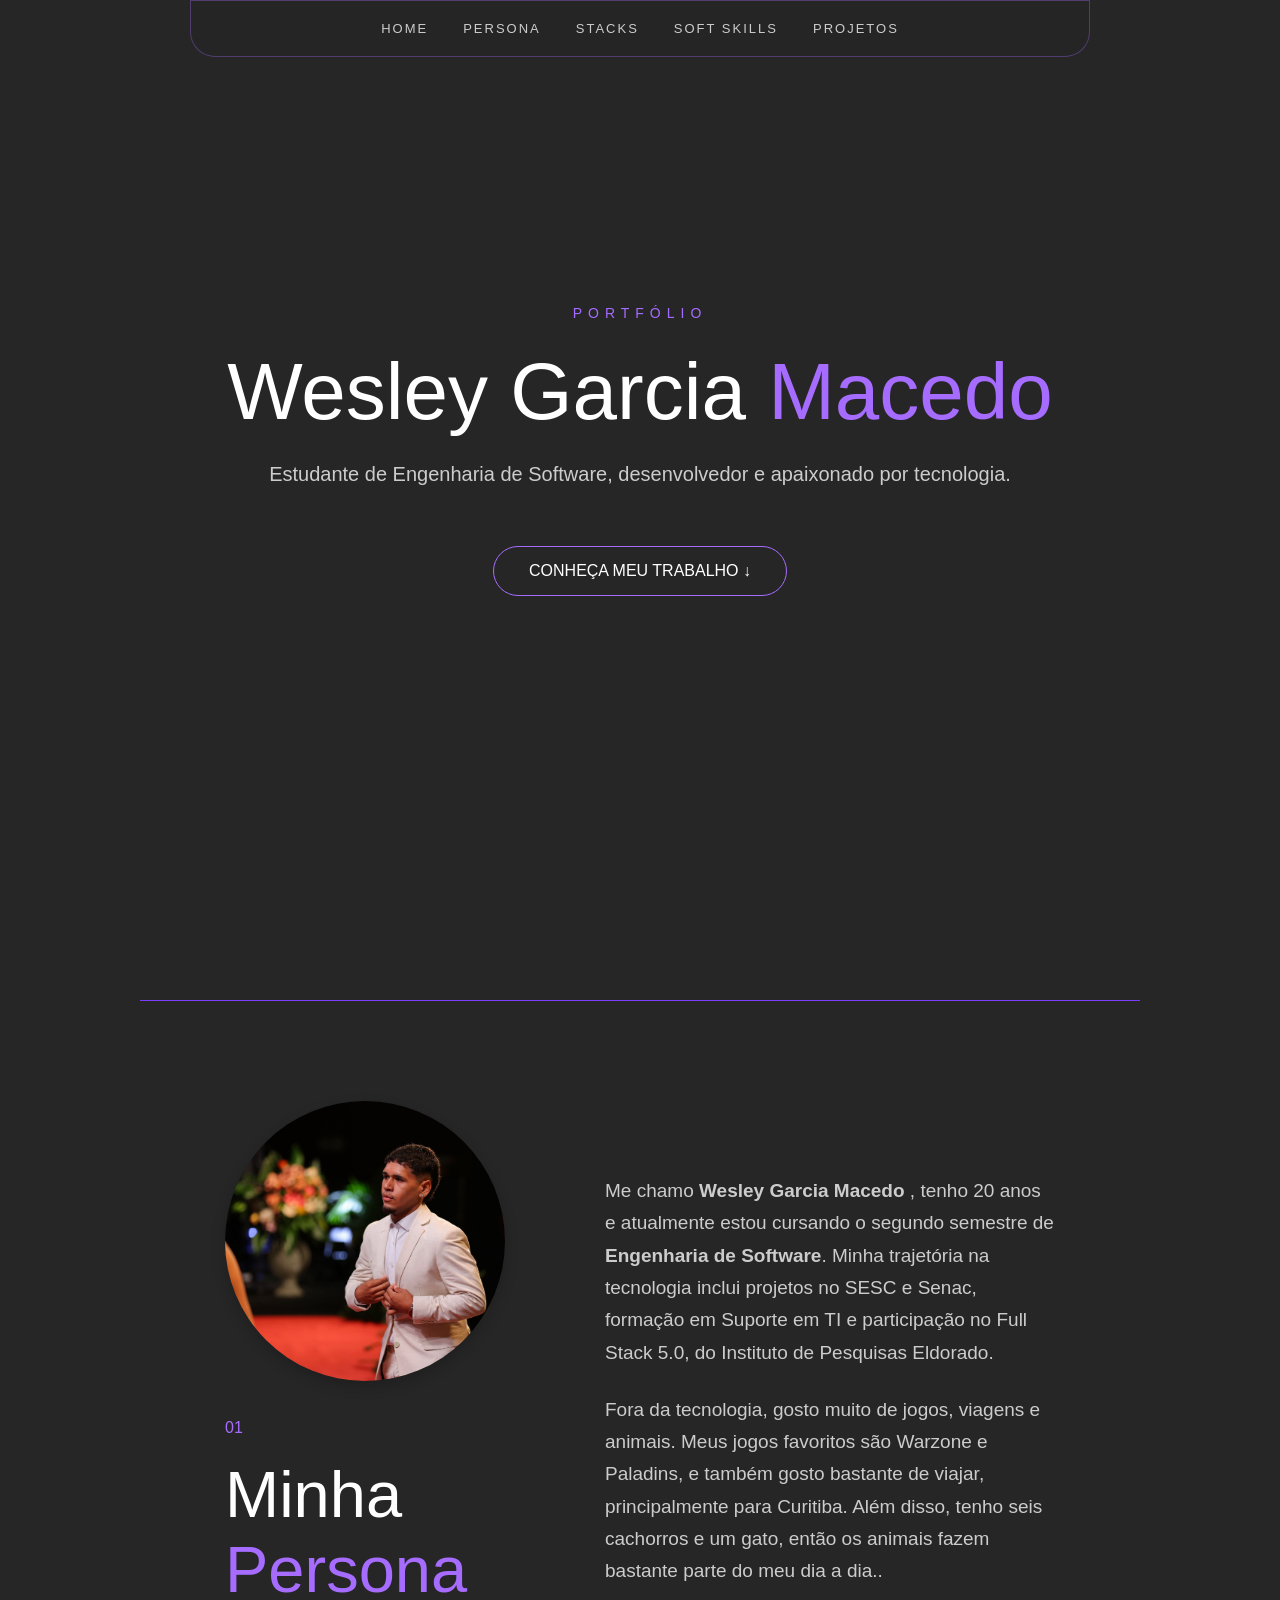
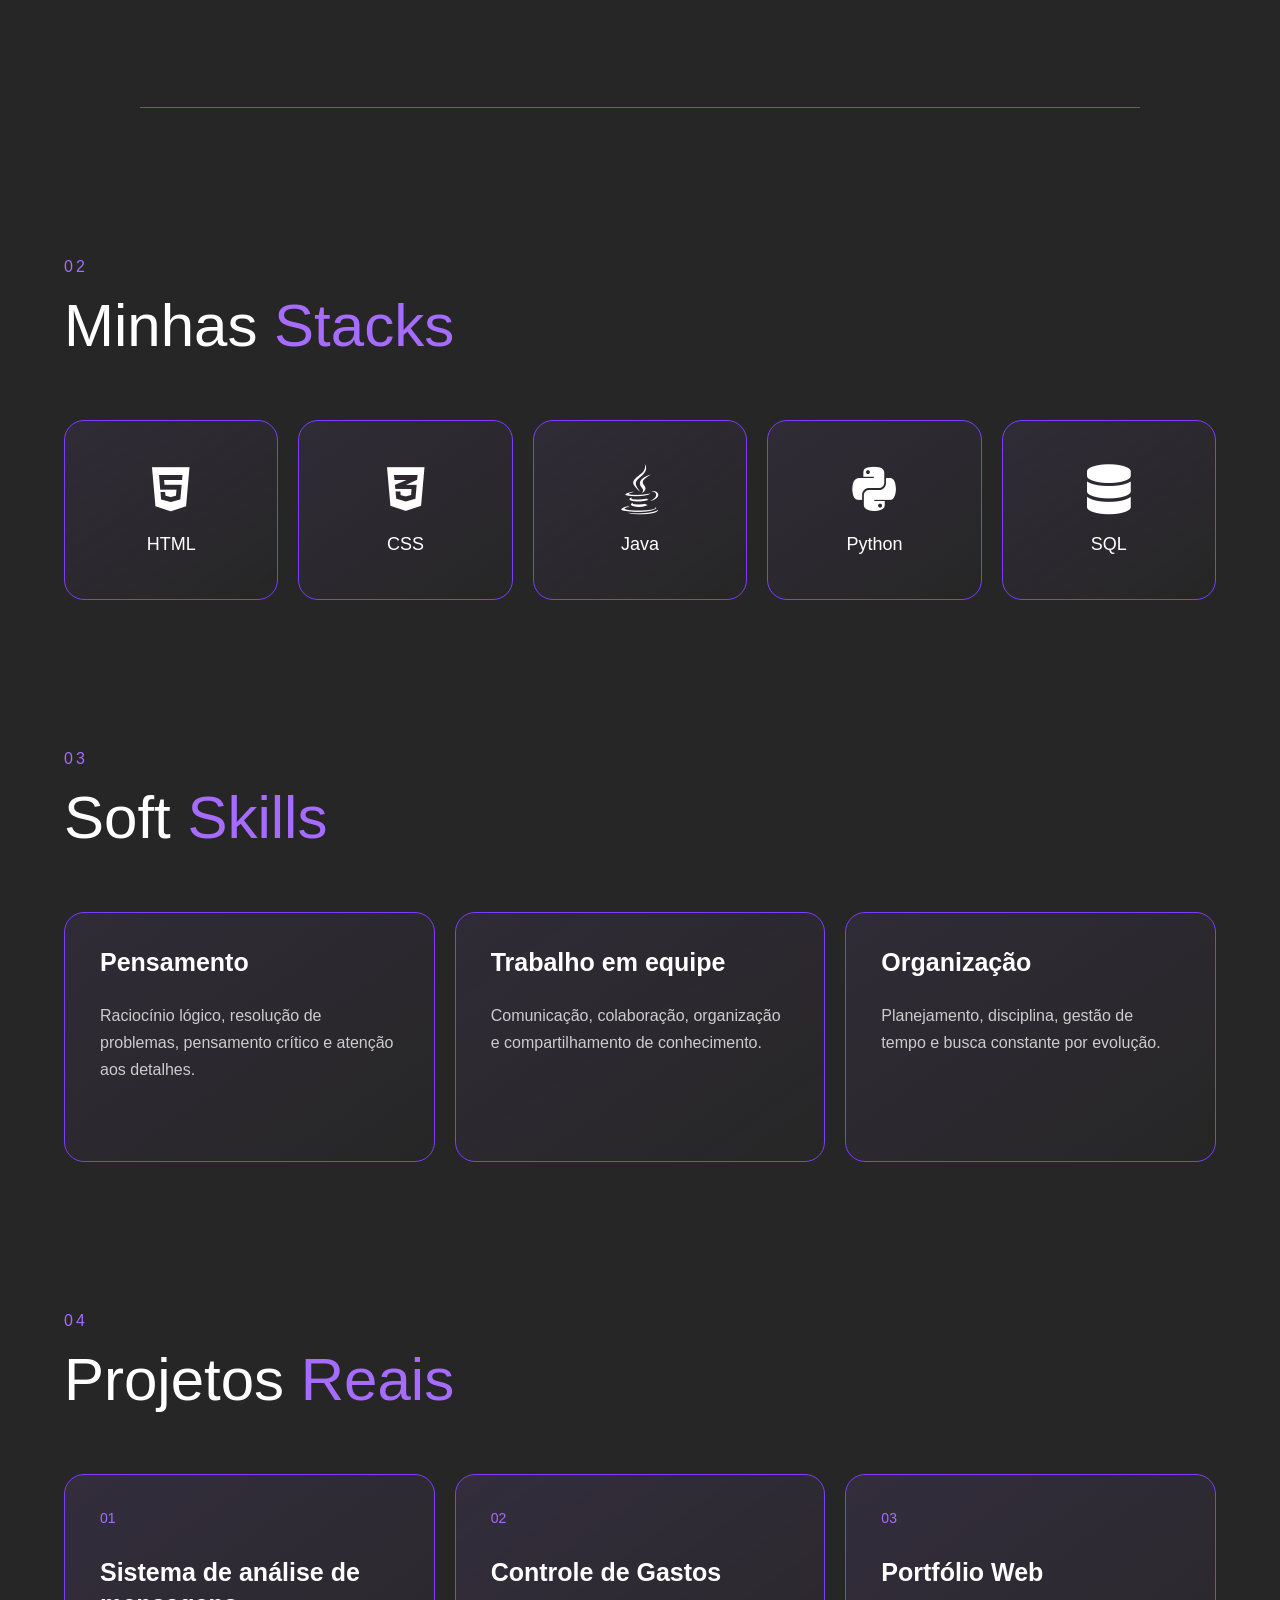
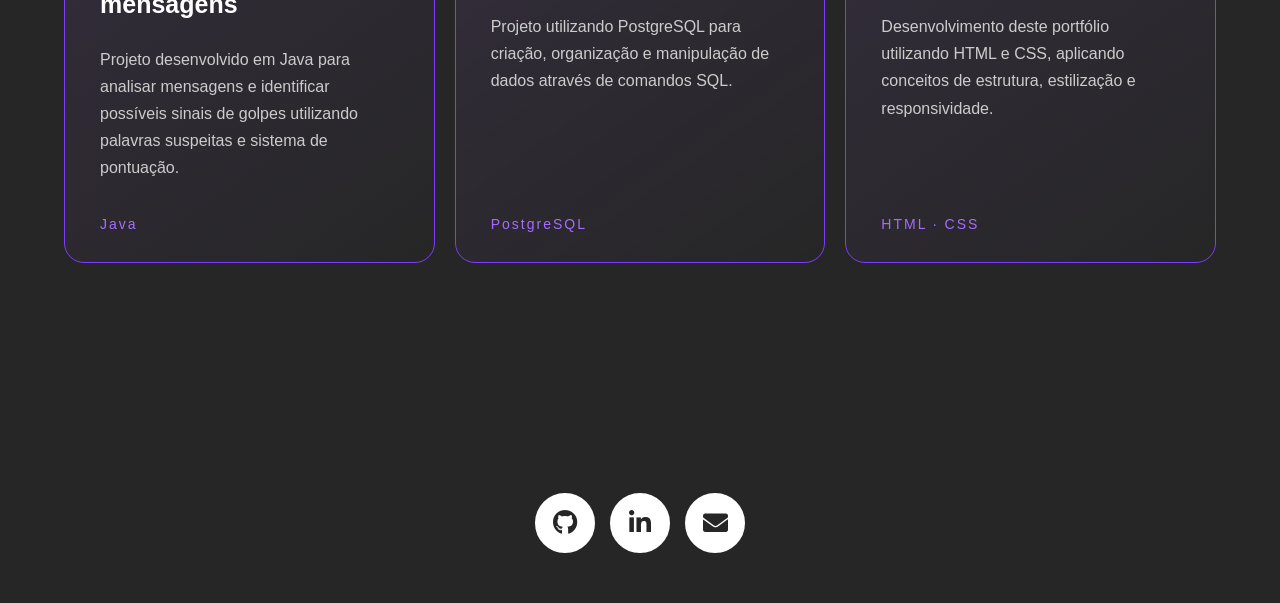
<file: index.html>
<!DOCTYPE html>

<html lang="pt-BR">

<head>
    <meta charset="UTF-8">
    <meta name="viewport" content="width=device-width, initial-scale=1.0">


<title>Portfólio - Wesley Garcia</title>

<link
    rel="stylesheet"
    href="https://use.fontawesome.com/releases/v5.6.3/css/all.css"
>

<link rel="stylesheet" href="style.css">


</head>

<body>


<!-- menu la de cima -->
<nav class="menu">
    <a href="#home">HOME</a>
    <a href="#persona">PERSONA</a>
    <a href="#stacks">STACKS</a>
    <a href="#soft-skills">SOFT SKILLS</a>
    <a href="#projetos">PROJETOS</a>
</nav>


<!-- começo da home -->
<section class="home" id="home">

    <div class="home-content">

        <p class="small-title">
            PORTFÓLIO
        </p>

        <h1>
            Wesley Garcia
            <span>Macedo</span>
        </h1>

        <p class="description">
            Estudante de Engenharia de Software,
            desenvolvedor e apaixonado por tecnologia.
        </p>

        <a href="#persona" class="botao">
            CONHEÇA MEU TRABALHO ↓
        </a>

    </div>

</section>


<!-- minha persona aqui -->
<section class="persona" id="persona">

    <div class="persona-title">

        <img class="imagem" src="imagens/fotowesley.jpeg" alt="" srcset="">
        <p>01</p>

        <h2>
            Minha<br>
            <span>Persona</span>
        </h2>

    </div>


    <div class="persona-text">

        <p>
            Me chamo <strong> Wesley Garcia Macedo </strong>, tenho 20 anos e atualmente estou cursando o segundo semestre de <strong>Engenharia de Software</strong>.
            Minha trajetória na tecnologia inclui projetos no SESC e Senac, formação em Suporte em TI e participação no Full Stack 5.0, do Instituto de Pesquisas Eldorado.
        </p>

        <p>
            Fora da tecnologia, gosto muito de jogos, viagens e animais. Meus jogos favoritos são Warzone e Paladins, e também gosto bastante de viajar, principalmente para Curitiba.
            Além disso, tenho seis cachorros e um gato, então os animais fazem bastante parte do meu dia a dia..
        </p>

    </div>

</section>


<!-- minhas stack -->
<section class="stacks" id="stacks">

    <div class="section-title">

        <p>02</p>

        <h2>
            Minhas <span>Stacks</span>
        </h2>

    </div>


    <div class="stack-container">

        <div class="stack">
            <i class="fab fa-html5"></i>
            <p>HTML</p>
        </div>

        <div class="stack">
            <i class="fab fa-css3-alt"></i>
            <p>CSS</p>
        </div>

        <div class="stack">
            <i class="fab fa-java"></i>
            <p>Java</p>
        </div>

        <div class="stack">
            <i class="fab fa-python"></i>
            <p>Python</p>
        </div>

        <div class="stack">
            <i class="fas fa-database"></i>
            <p>SQL</p>
        </div>

    </div>

</section>


<!-- minhas habilidade -->
<section class="soft-skills" id="soft-skills">

    <div class="section-title">

        <p>03</p>

        <h2>
            Soft <span>Skills</span>
        </h2>

    </div>


    <div class="skills-container">

        <div class="skill">

            <h3>Pensamento</h3>

            <p>
                Raciocínio lógico, resolução de problemas,
                pensamento crítico e atenção aos detalhes.
            </p>

        </div>


        <div class="skill">

            <h3>Trabalho em equipe</h3>

            <p>
                Comunicação, colaboração, organização e
                compartilhamento de conhecimento.
            </p>

        </div>


        <div class="skill">

            <h3>Organização</h3>

            <p>
                Planejamento, disciplina, gestão de tempo
                e busca constante por evolução.
            </p>

        </div>

    </div>

</section>


<!-- parte dos projeto -->
<section class="projetos" id="projetos">

    <div class="section-title">

        <p>04</p>

        <h2>
            Projetos <span>Reais</span>
        </h2>

    </div>


    <div class="projetos-container">

        <!-- primeiro projeto -->
        <a
            href="Projetos/sistema-analise/index.html"
            class="projeto"
        >

            <div class="projeto-numero">
                01
            </div>

            <h3>
                Sistema de análise de mensagens
            </h3>

            <p>
                Projeto desenvolvido em Java para analisar
                mensagens e identificar possíveis sinais
                de golpes utilizando palavras suspeitas
                e sistema de pontuação.
            </p>

            <div class="tecnologias">
                Java
            </div>

        </a>


        <!-- segundo projeto -->
        <a
            href="bancoDados/index.html"
            class="projeto"
        >

            <div class="projeto-numero">
                02
            </div>

            <h3>
                Controle de Gastos
            </h3>

            <p>
                Projeto utilizando PostgreSQL para criação,
                organização e manipulação de dados através
                de comandos SQL.
            </p>

            <div class="tecnologias">
                PostgreSQL
            </div>

        </a>


        <!-- terceiro projeto -->
<a href="LINK_DO_SEU_REPOSITORIO"
   class="projeto"
   target="_blank"
   rel="noopener noreferrer">

    <div class="projeto-numero">
        03
    </div>

    <h3>
        Portfólio Web
    </h3>

    <p>
        Desenvolvimento deste portfólio utilizando
        HTML e CSS, aplicando conceitos de
        estrutura, estilização e responsividade.
    </p>

    <div class="tecnologias">
        HTML · CSS
    </div>

</a>

</section>

<!-- redes social -->

        
<footer>
    <ul>

        <!-- github -->
        <li>
            <a href="https://github.com/wesleygarcia-dev"
               target="_blank"
               rel="noopener noreferrer">
                <i class="fab fa-github icon"></i>
            </a>
        </li>

        <!-- linkedin -->
        <li>
            <a href="https://www.linkedin.com/in/wesley-garcia-macedo-096ab639a/"
               target="_blank"
               rel="noopener noreferrer">
                <i class="fab fa-linkedin-in icon"></i>
            </a>
        </li>

        <!-- gmail -->
        <li>
            <a href="https://mail.google.com/mail/?view=cm&fs=1&to=wgarciamacedo@gmail.com&su=Contato%20pelo%20Portfólio"
               target="_blank"
               rel="noopener noreferrer">
                <i class="fas fa-envelope icon"></i>
            </a>
        </li>

        </ul>
</footer>


</body>

</html>
</file>
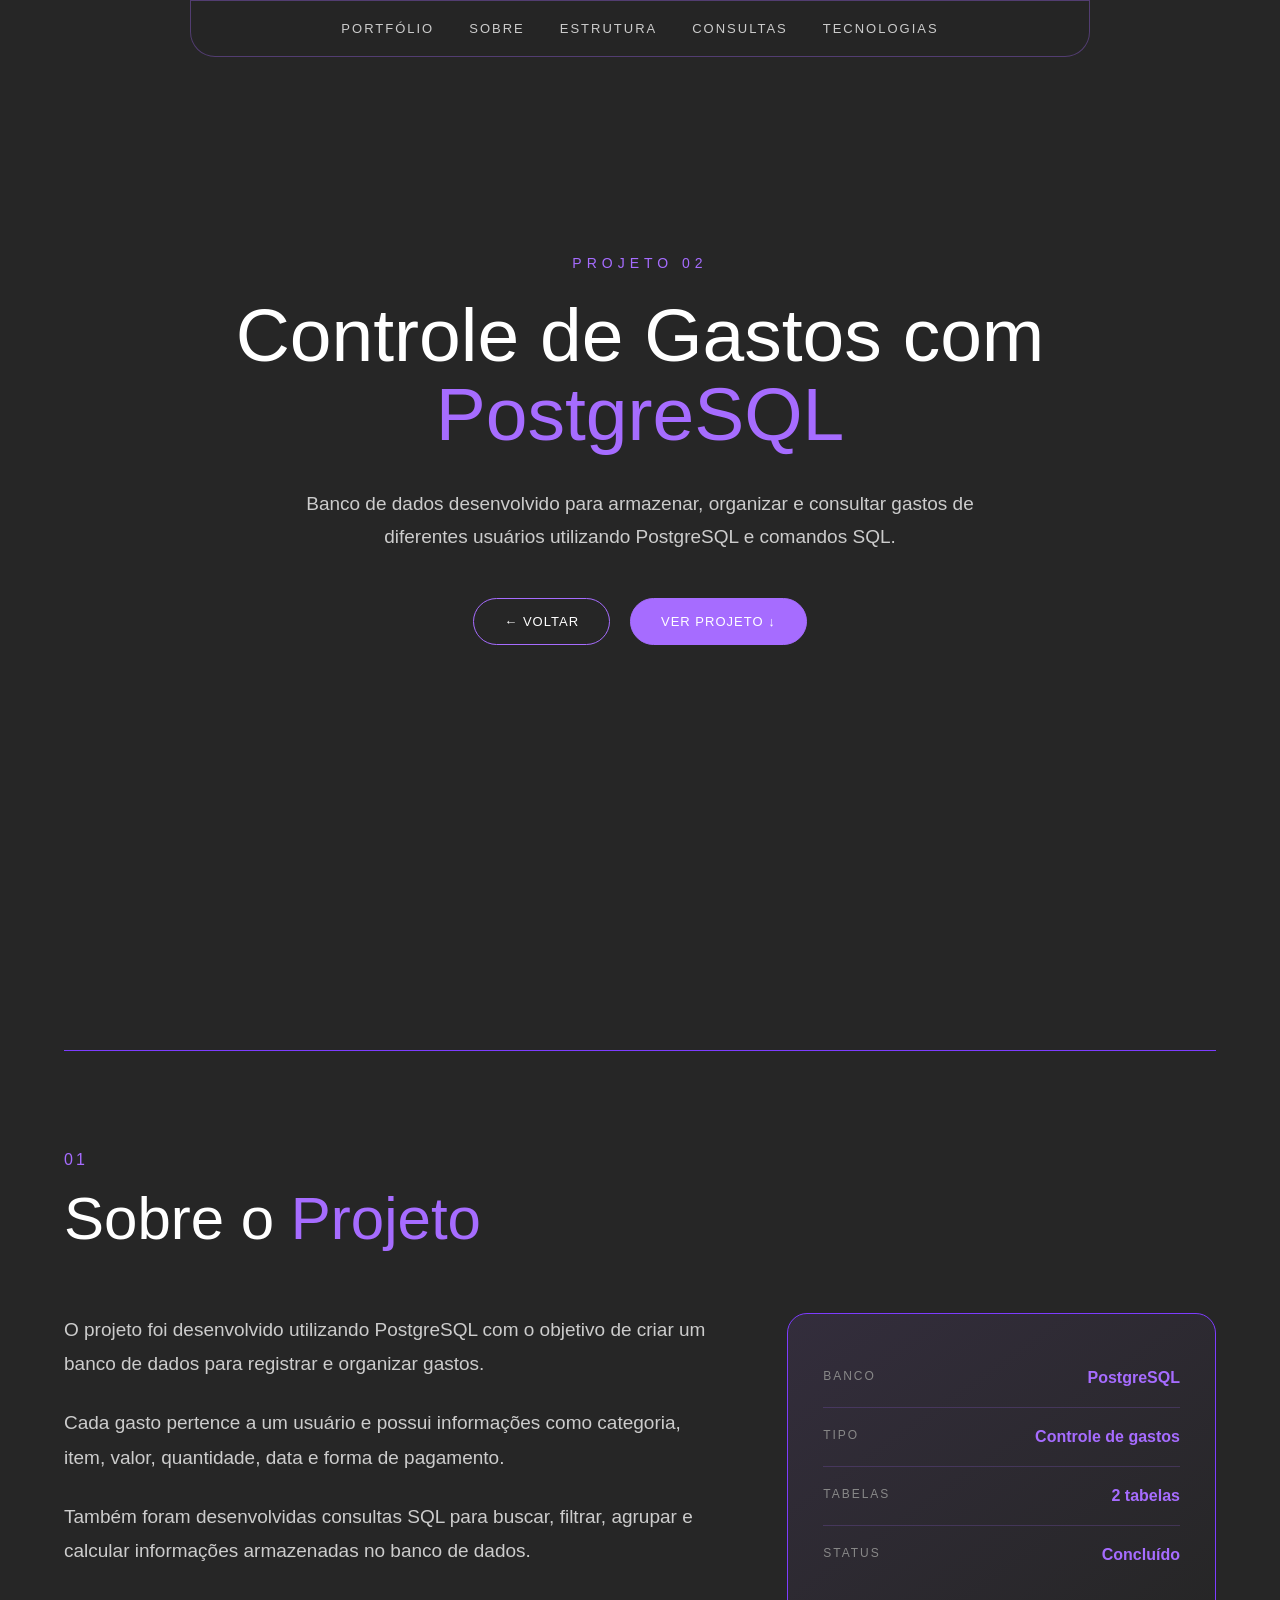
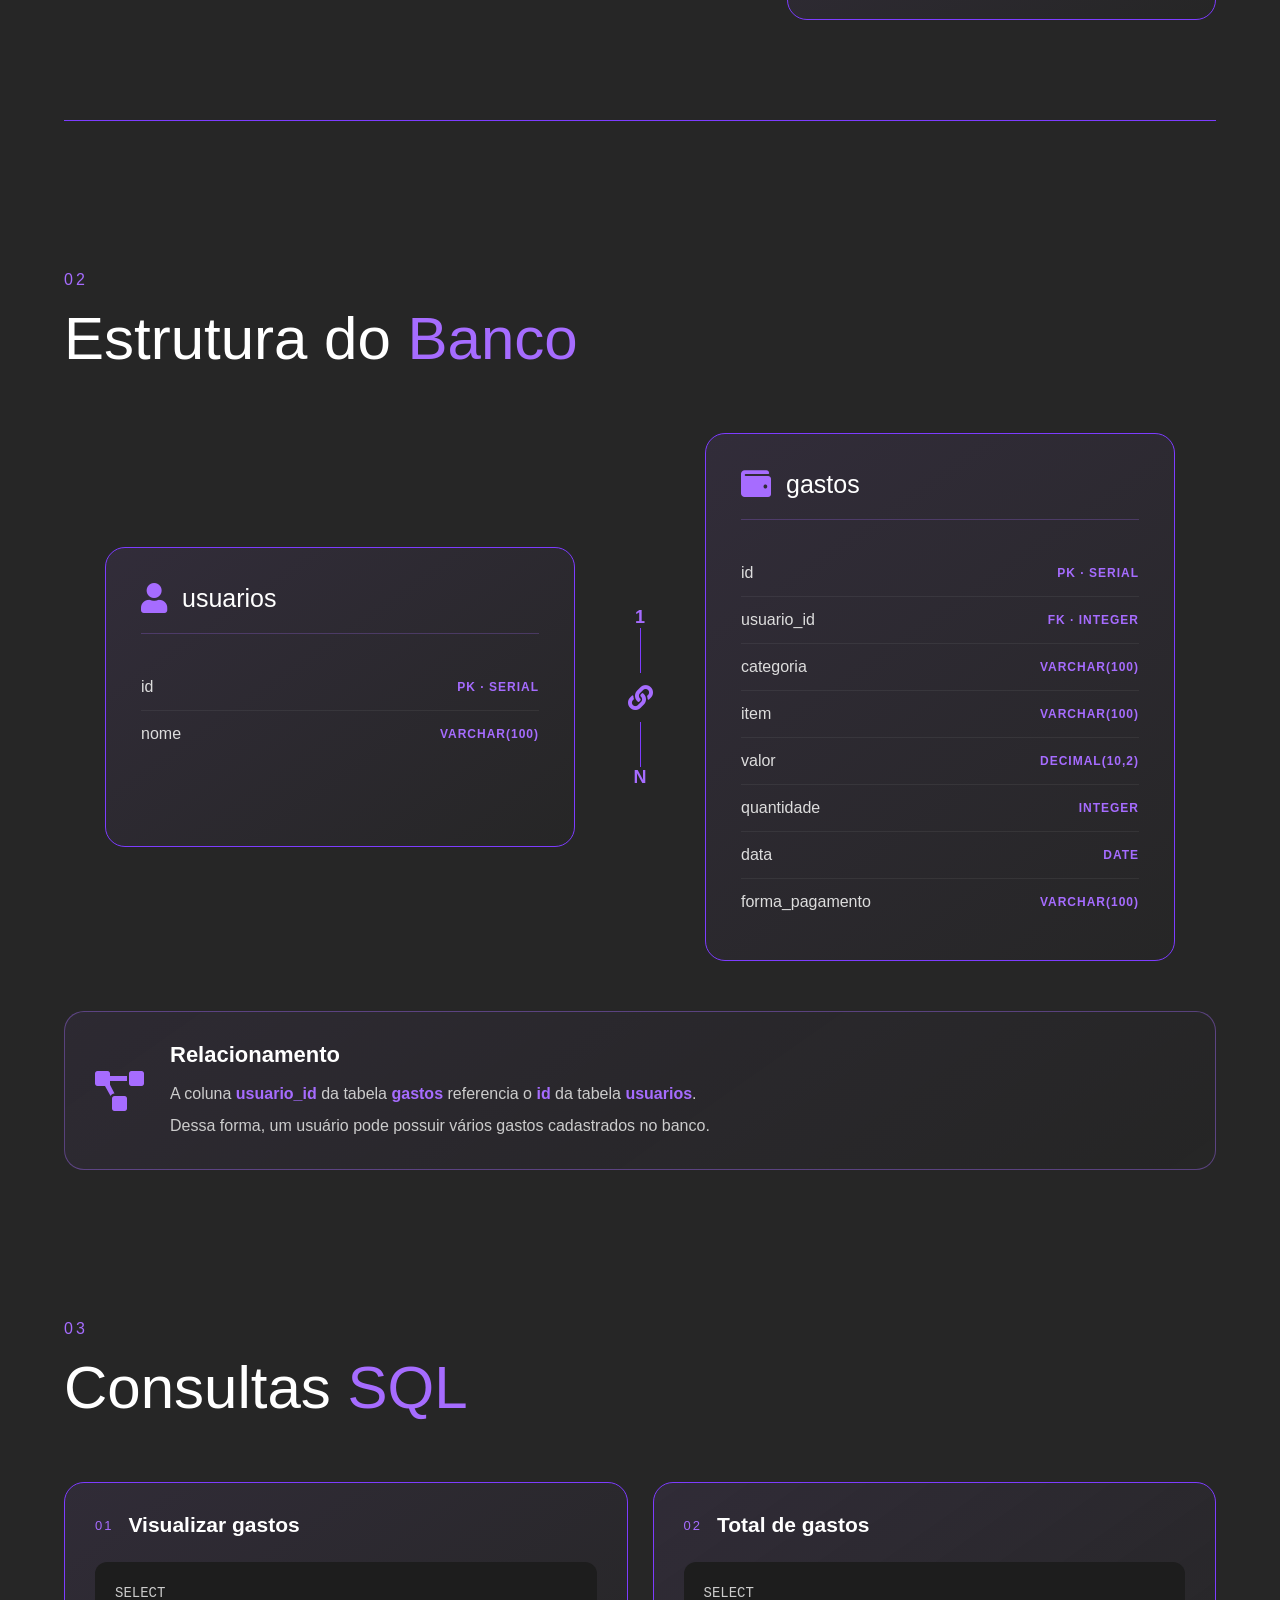
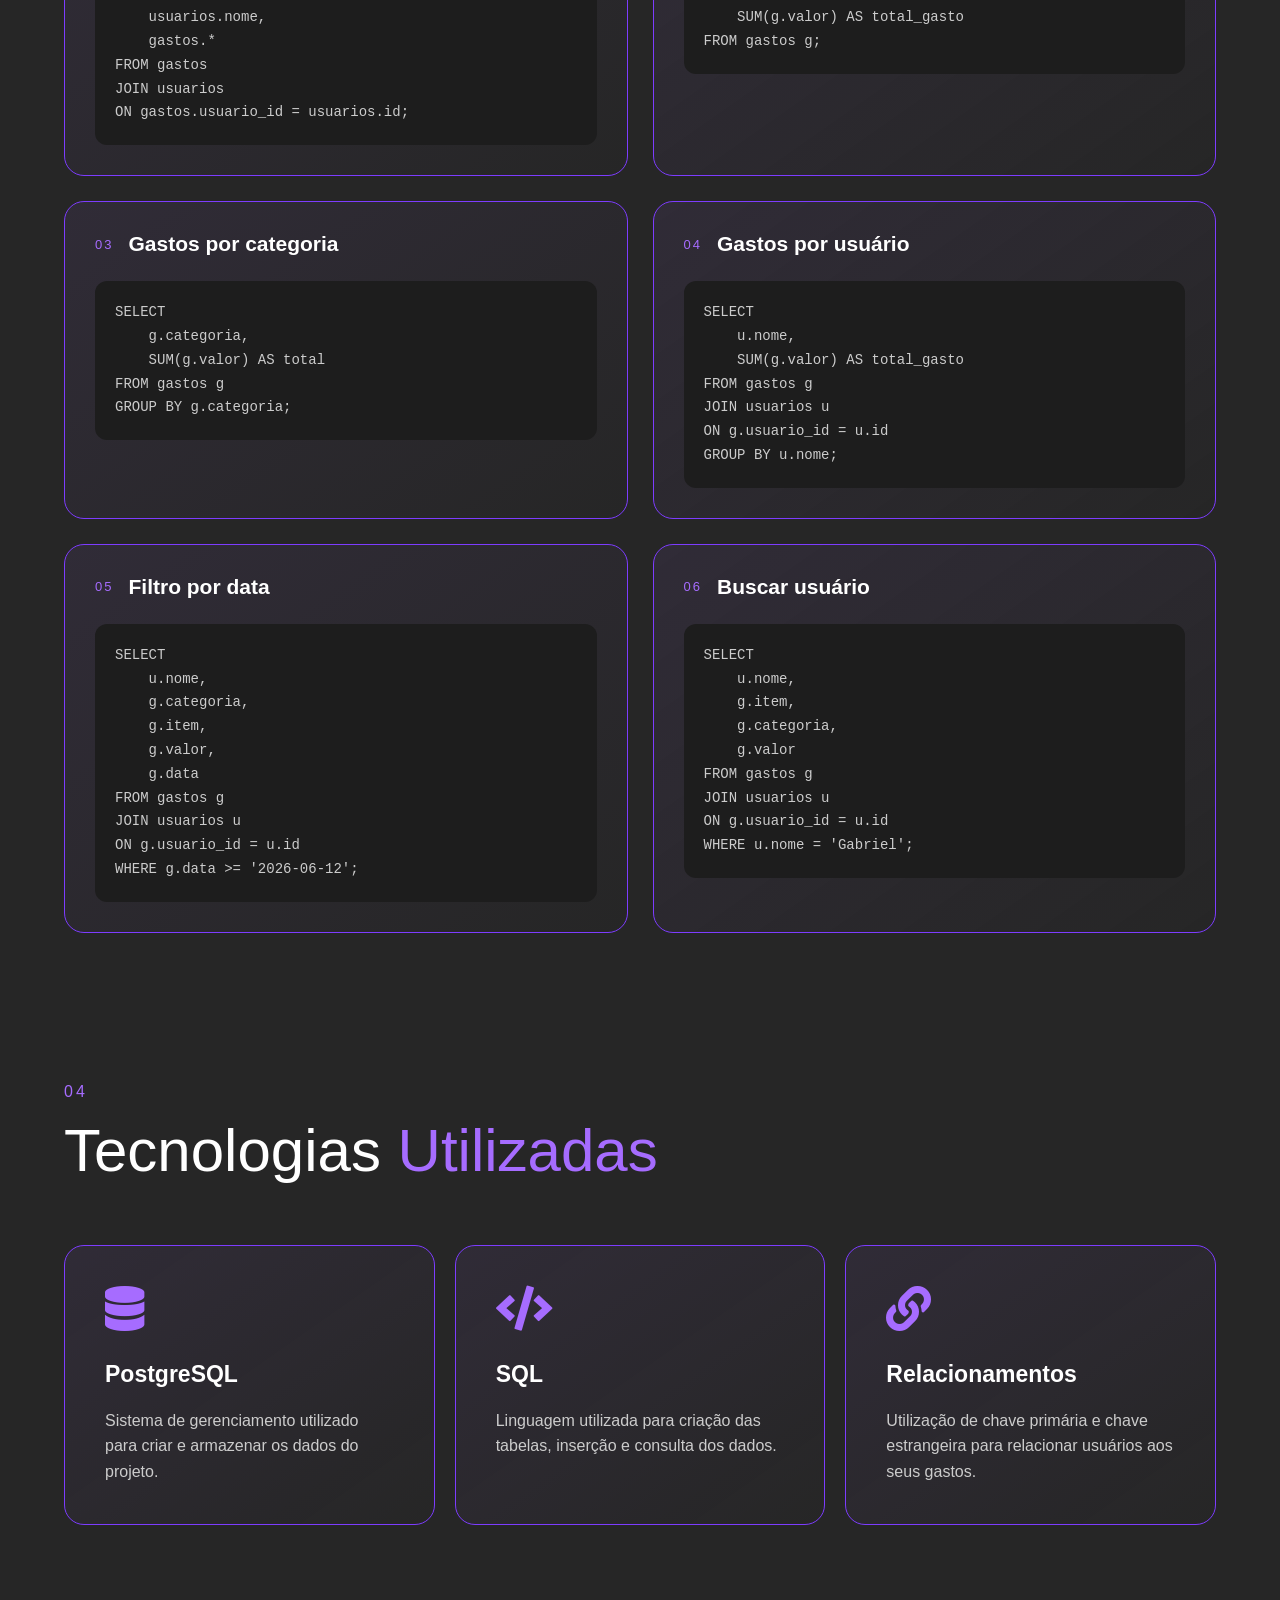
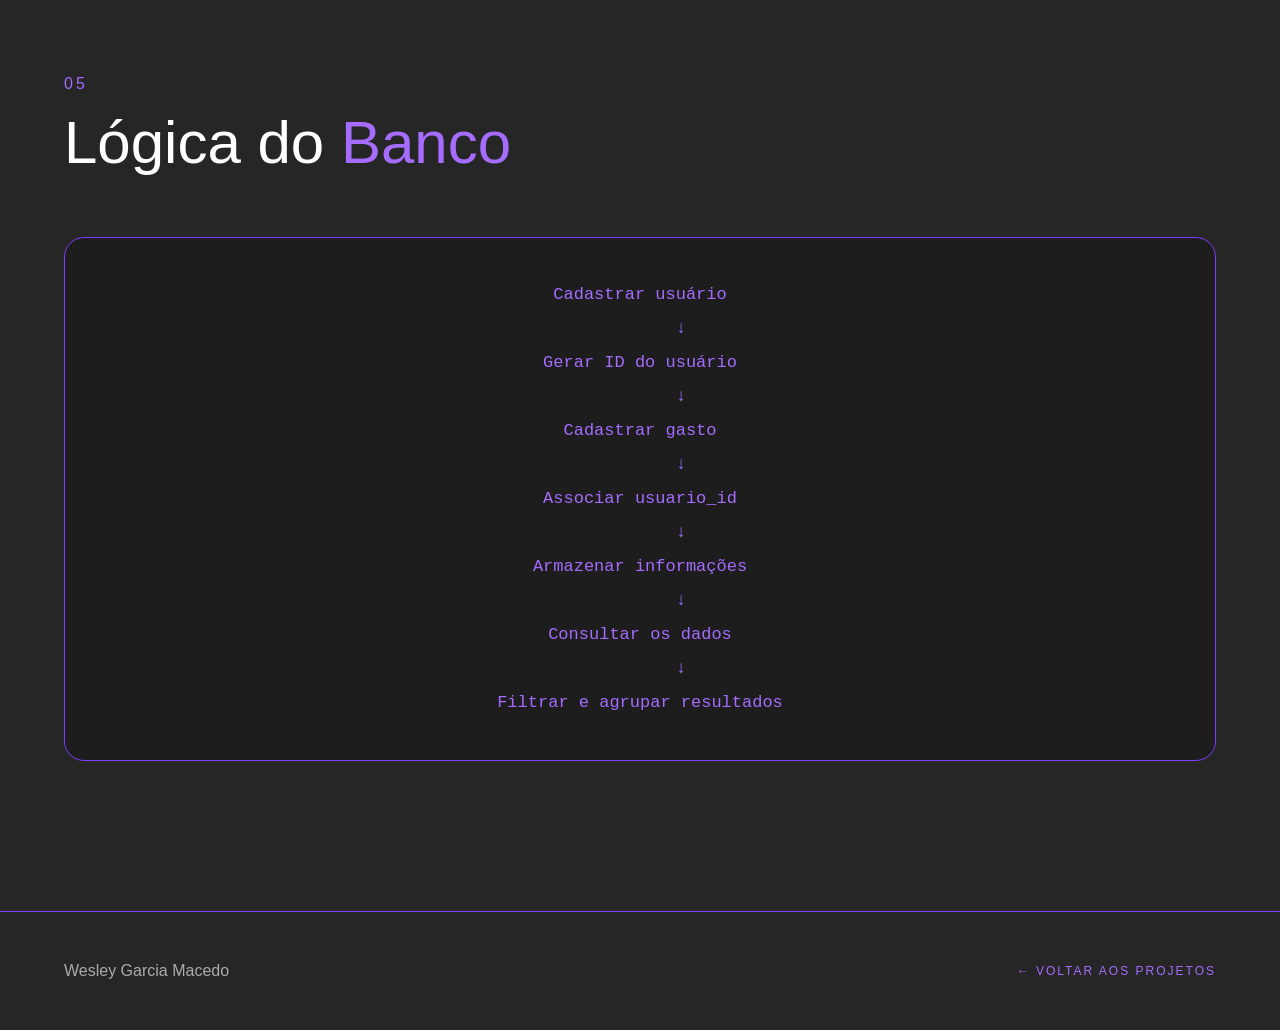
<file: bancoDados/index.html>
<!DOCTYPE html>

<html lang="pt-BR">

<head>
    <meta charset="UTF-8">
    <meta name="viewport" content="width=device-width, initial-scale=1.0">

<title>Controle de Gastos | Wesley Garcia</title>

<link
    rel="stylesheet"
    href="https://use.fontawesome.com/releases/v5.6.3/css/all.css"
>

<link rel="stylesheet" href="style.css">


</head>

<body>

<!-- menu do projeto -->
<nav class="menu">

    <a href="../index.html">
        PORTFÓLIO
    </a>

    <a href="#sobre">
        SOBRE
    </a>

    <a href="#estrutura">
        ESTRUTURA
    </a>

    <a href="#consultas">
        CONSULTAS
    </a>

    <a href="#tecnologias">
        TECNOLOGIAS
    </a>

</nav>


<!-- começo da pagina -->
<section class="hero">

    <div class="hero-content">

        <p class="numero">
            PROJETO 02
        </p>

        <h1>
            Controle de Gastos com
            <span>PostgreSQL</span>
        </h1>

        <p class="subtitulo">
            Banco de dados desenvolvido para armazenar,
            organizar e consultar gastos de diferentes usuários
            utilizando PostgreSQL e comandos SQL.
        </p>

        <div class="botoes">

            <a href="../index.html#projetos" class="botao">
                ← VOLTAR
            </a>

            <a href="#estrutura" class="botao destaque">
                VER PROJETO ↓
            </a>

        </div>

    </div>

</section>


<!-- falando do projeto -->
<section class="sobre" id="sobre">

    <div class="titulo">

        <p>01</p>

        <h2>
            Sobre o <span>Projeto</span>
        </h2>

    </div>


    <div class="sobre-grid">

        <div class="texto">

            <p>
                O projeto foi desenvolvido utilizando PostgreSQL
                com o objetivo de criar um banco de dados para
                registrar e organizar gastos.
            </p>

            <p>
                Cada gasto pertence a um usuário e possui informações
                como categoria, item, valor, quantidade, data e
                forma de pagamento.
            </p>

            <p>
                Também foram desenvolvidas consultas SQL para buscar,
                filtrar, agrupar e calcular informações armazenadas
                no banco de dados.
            </p>

        </div>


        <div class="info-card">

            <div class="info">
                <span>BANCO</span>
                <strong>PostgreSQL</strong>
            </div>

            <div class="info">
                <span>TIPO</span>
                <strong>Controle de gastos</strong>
            </div>

            <div class="info">
                <span>TABELAS</span>
                <strong>2 tabelas</strong>
            </div>

            <div class="info">
                <span>STATUS</span>
                <strong>Concluído</strong>
            </div>

        </div>

    </div>

</section>


<!-- estrutura das tabela -->
<section class="estrutura" id="estrutura">

    <div class="titulo">

        <p>02</p>

        <h2>
            Estrutura do <span>Banco</span>
        </h2>

    </div>


    <div class="tabelas-container">

        <!-- tabela usuario -->
        <div class="tabela-card">

            <div class="tabela-topo">

                <i class="fas fa-user"></i>

                <h3>usuarios</h3>

            </div>

            <div class="campo">
                <span>id</span>
                <strong>PK · SERIAL</strong>
            </div>

            <div class="campo">
                <span>nome</span>
                <strong>VARCHAR(100)</strong>
            </div>

        </div>


        <div class="relacao">

            <span>1</span>

            <div class="linha"></div>

            <i class="fas fa-link"></i>

            <div class="linha"></div>

            <span>N</span>

        </div>


        <!-- tabela dos gasto -->
        <div class="tabela-card">

            <div class="tabela-topo">

                <i class="fas fa-wallet"></i>

                <h3>gastos</h3>

            </div>

            <div class="campo">
                <span>id</span>
                <strong>PK · SERIAL</strong>
            </div>

            <div class="campo">
                <span>usuario_id</span>
                <strong>FK · INTEGER</strong>
            </div>

            <div class="campo">
                <span>categoria</span>
                <strong>VARCHAR(100)</strong>
            </div>

            <div class="campo">
                <span>item</span>
                <strong>VARCHAR(100)</strong>
            </div>

            <div class="campo">
                <span>valor</span>
                <strong>DECIMAL(10,2)</strong>
            </div>

            <div class="campo">
                <span>quantidade</span>
                <strong>INTEGER</strong>
            </div>

            <div class="campo">
                <span>data</span>
                <strong>DATE</strong>
            </div>

            <div class="campo">
                <span>forma_pagamento</span>
                <strong>VARCHAR(100)</strong>
            </div>

        </div>

    </div>


    <!-- explica a relaçao -->
    <div class="explicacao-relacao">

        <i class="fas fa-project-diagram"></i>

        <div>

            <h3>Relacionamento</h3>

            <p>
                A coluna <strong>usuario_id</strong> da tabela
                <strong>gastos</strong> referencia o
                <strong>id</strong> da tabela
                <strong>usuarios</strong>.
            </p>

            <p>
                Dessa forma, um usuário pode possuir vários gastos
                cadastrados no banco.
            </p>

        </div>

    </div>

</section>


<!-- consulta que foi feita -->
<section class="consultas" id="consultas">

    <div class="titulo">

        <p>03</p>

        <h2>
            Consultas <span>SQL</span>
        </h2>

    </div>


    <div class="consultas-grid">

        <!-- primeira consulta -->
        <div class="consulta-card">

            <div class="consulta-titulo">
                <span>01</span>
                <h3>Visualizar gastos</h3>
            </div>


<pre><code>SELECT
    usuarios.nome,
    gastos.*
FROM gastos
JOIN usuarios
ON gastos.usuario_id = usuarios.id;</code></pre>

        </div>


        <!-- segunda consulta -->
        <div class="consulta-card">

            <div class="consulta-titulo">
                <span>02</span>
                <h3>Total de gastos</h3>
            </div>

<pre><code>SELECT
    SUM(g.valor) AS total_gasto
FROM gastos g;</code></pre>

        </div>


        <!-- terceira consulta -->
        <div class="consulta-card">

            <div class="consulta-titulo">
                <span>03</span>
                <h3>Gastos por categoria</h3>
            </div>

<pre><code>SELECT
    g.categoria,
    SUM(g.valor) AS total
FROM gastos g
GROUP BY g.categoria;</code></pre>

        </div>


        <!-- quarta consulta -->
        <div class="consulta-card">

            <div class="consulta-titulo">
                <span>04</span>
                <h3>Gastos por usuário</h3>
            </div>

<pre><code>SELECT
    u.nome,
    SUM(g.valor) AS total_gasto
FROM gastos g
JOIN usuarios u
ON g.usuario_id = u.id
GROUP BY u.nome;</code></pre>

        </div>


        <!-- quinta consulta -->
        <div class="consulta-card">

            <div class="consulta-titulo">
                <span>05</span>
                <h3>Filtro por data</h3>
            </div>

<pre><code>SELECT
    u.nome,
    g.categoria,
    g.item,
    g.valor,
    g.data
FROM gastos g
JOIN usuarios u
ON g.usuario_id = u.id
WHERE g.data >= '2026-06-12';</code></pre>

        </div>


        <!-- sexta consulta -->
        <div class="consulta-card">

            <div class="consulta-titulo">
                <span>06</span>
                <h3>Buscar usuário</h3>
            </div>

<pre><code>SELECT
    u.nome,
    g.item,
    g.categoria,
    g.valor
FROM gastos g
JOIN usuarios u
ON g.usuario_id = u.id
WHERE u.nome = 'Gabriel';</code></pre>

        </div>

    </div>

</section>


<!-- tecnologia usada -->
<section class="tecnologias-section" id="tecnologias">

    <div class="titulo">

        <p>04</p>

        <h2>
            Tecnologias <span>Utilizadas</span>
        </h2>

    </div>


    <div class="tecnologias-container">

        <div class="tecnologia">

            <i class="fas fa-database"></i>

            <h3>PostgreSQL</h3>

            <p>
                Sistema de gerenciamento utilizado para
                criar e armazenar os dados do projeto.
            </p>

        </div>


        <div class="tecnologia">

            <i class="fas fa-code"></i>

            <h3>SQL</h3>

            <p>
                Linguagem utilizada para criação das tabelas,
                inserção e consulta dos dados.
            </p>

        </div>


        <div class="tecnologia">

            <i class="fas fa-link"></i>

            <h3>Relacionamentos</h3>

            <p>
                Utilização de chave primária e chave estrangeira
                para relacionar usuários aos seus gastos.
            </p>

        </div>

    </div>

</section>


<!-- logica do banco -->
<section class="codigo">

    <div class="titulo">

        <p>05</p>

        <h2>
            Lógica do <span>Banco</span>
        </h2>

    </div>


    <div class="codigo-box">

<pre><code>Cadastrar usuário
        ↓
Gerar ID do usuário
        ↓
Cadastrar gasto
        ↓
Associar usuario_id
        ↓
Armazenar informações
        ↓
Consultar os dados
        ↓
Filtrar e agrupar resultados</code></pre>

    </div>

</section>


<!-- final da pagina -->
<footer>

    <p>
        Wesley Garcia Macedo
    </p>

    <a href="../index.html#projetos">
        ← VOLTAR AOS PROJETOS
    </a>

</footer>

</body>

</html>
</file>
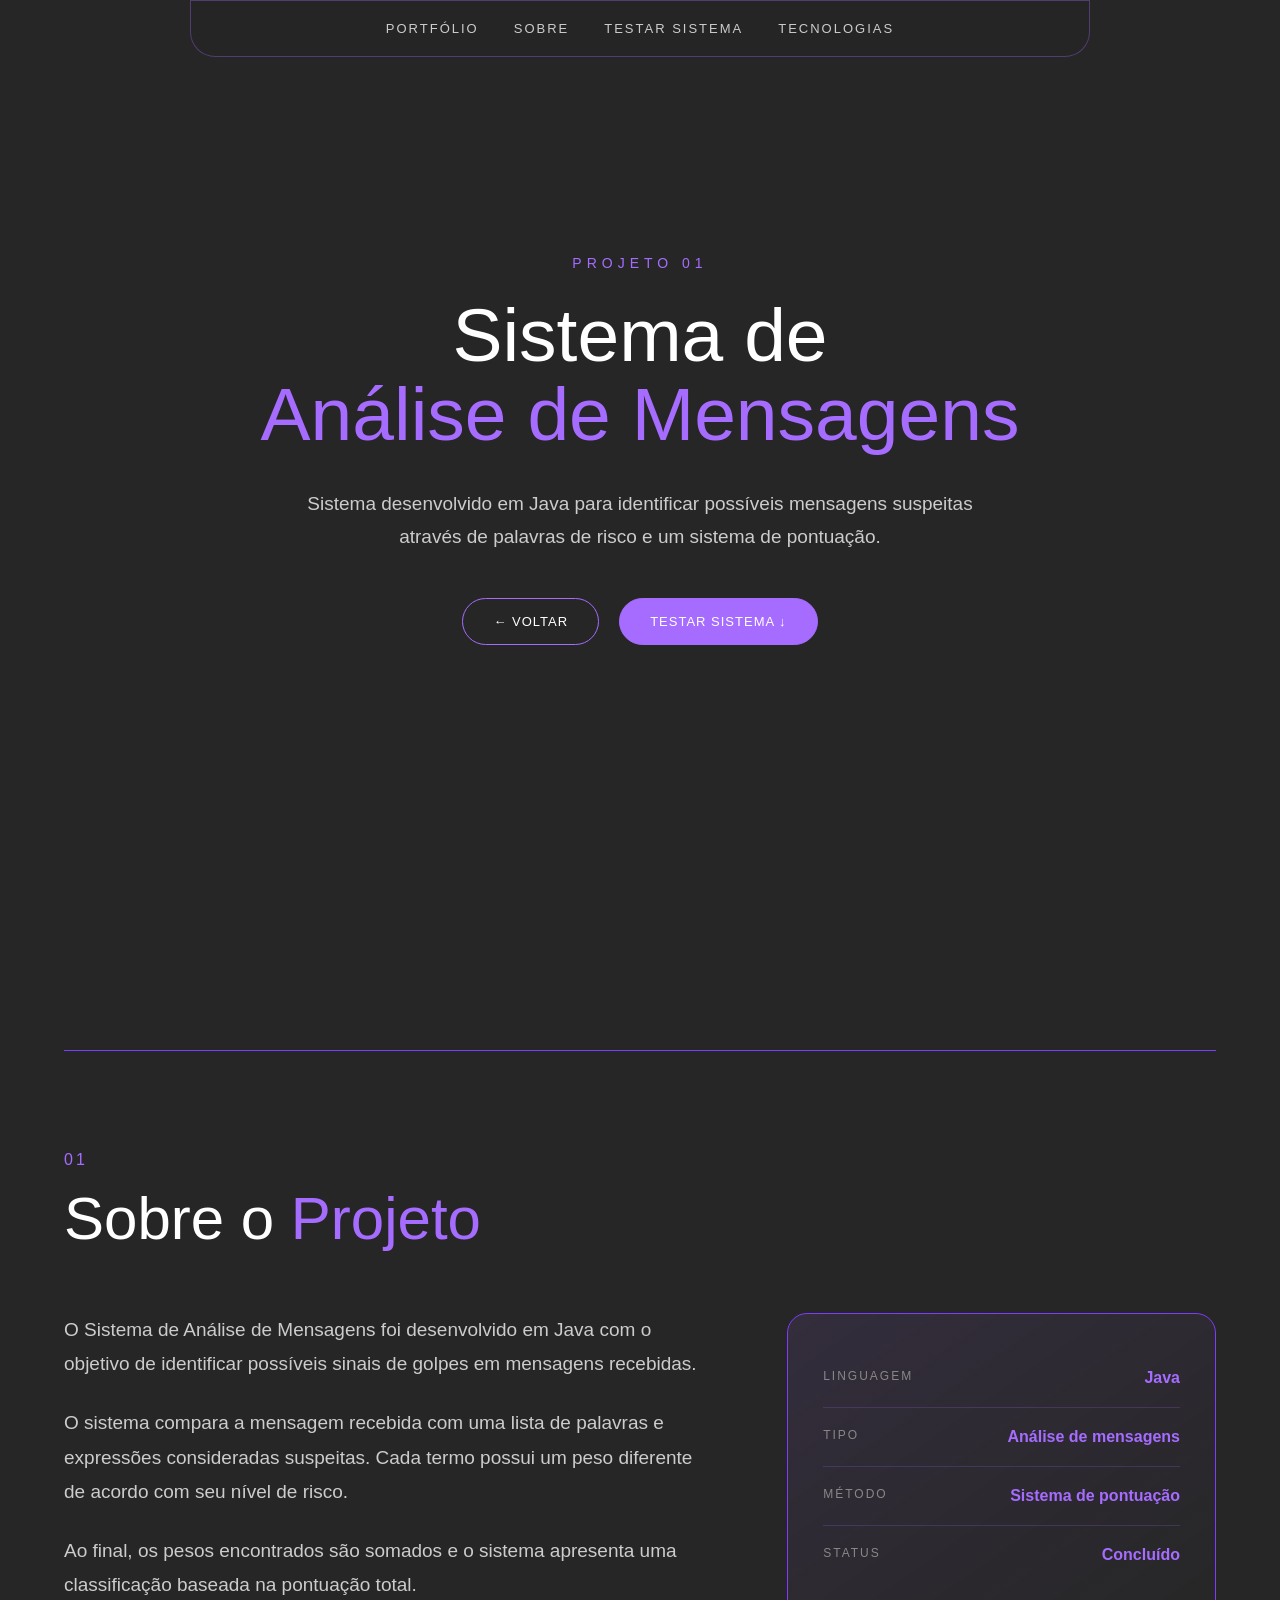
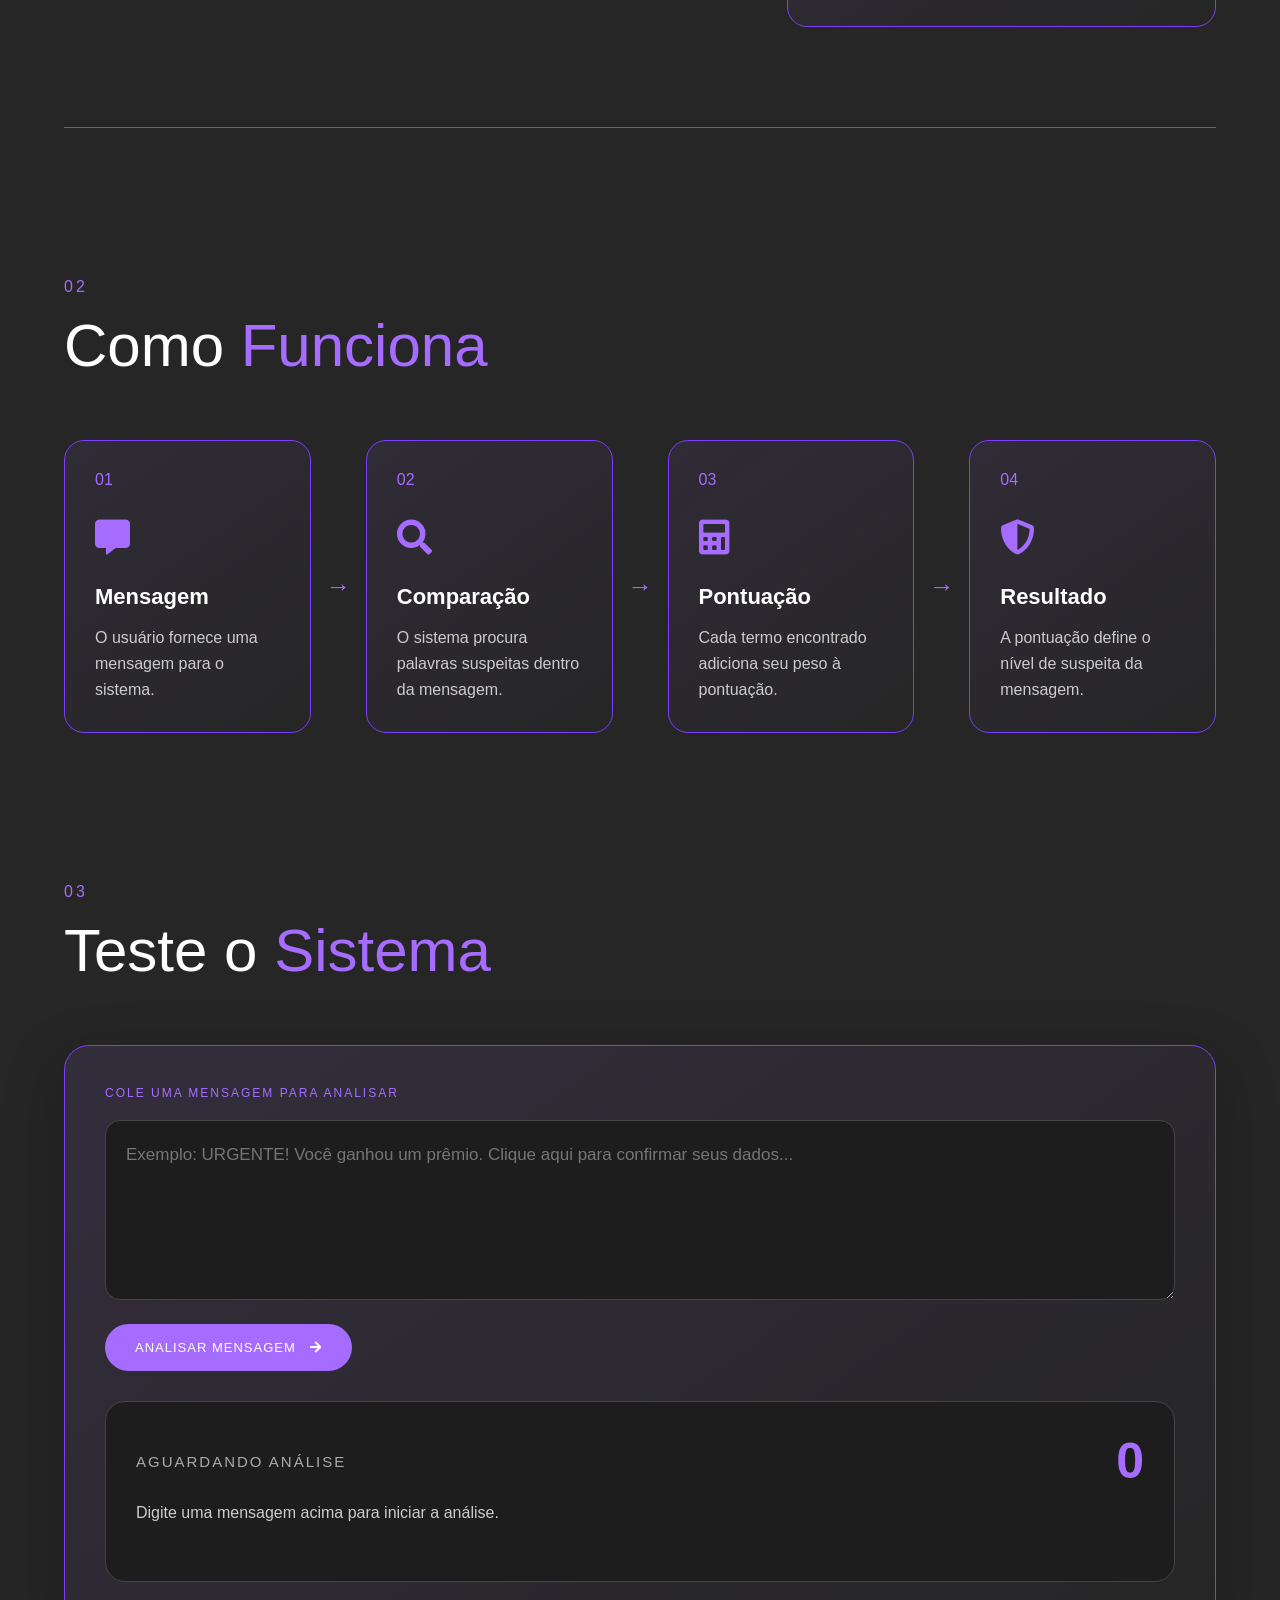
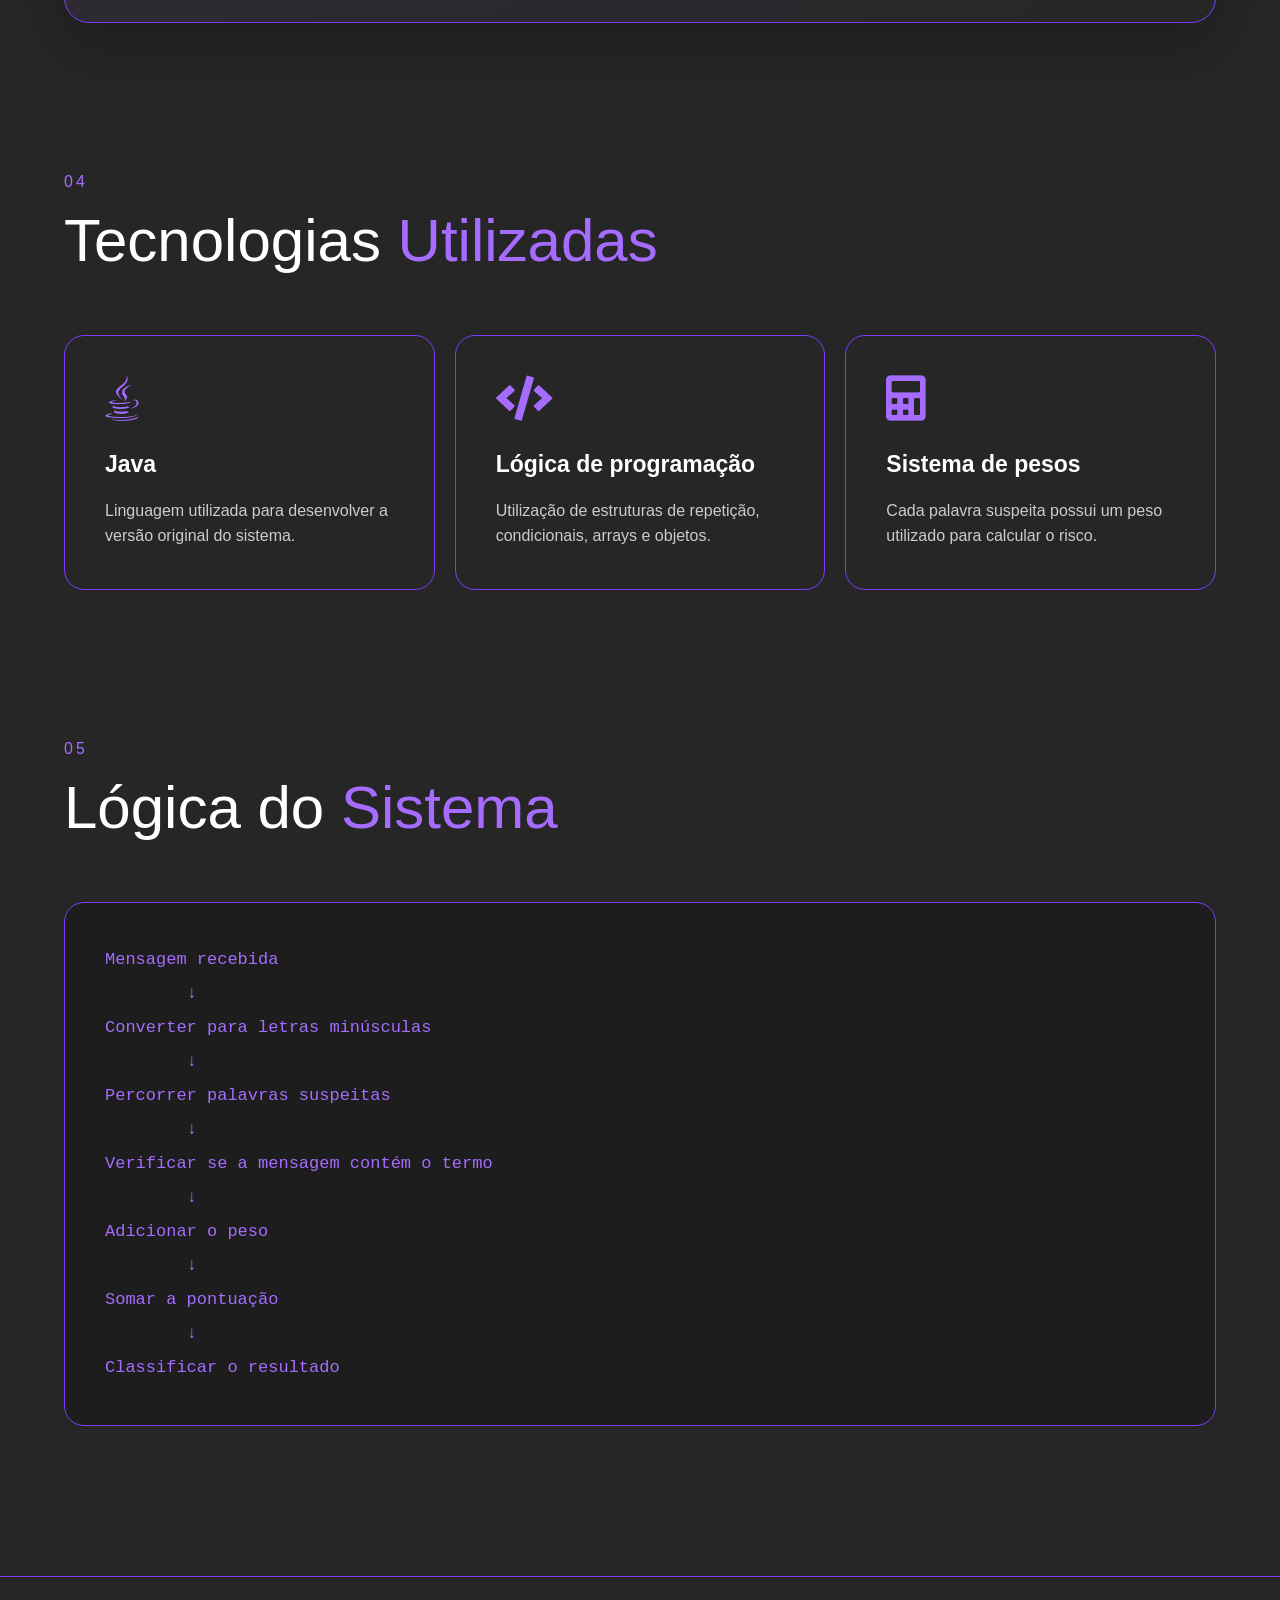
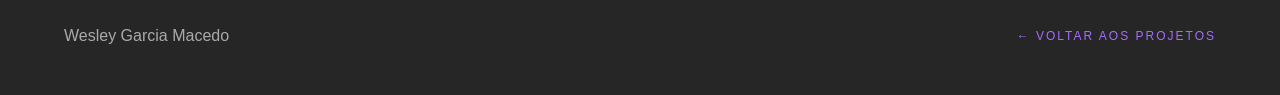
<file: Projetos/sistema-analise/index.html>
<!DOCTYPE html>
<html lang="pt-BR">

<head>
    <meta charset="UTF-8">
    <meta name="viewport" content="width=device-width, initial-scale=1.0">

    <title>Sistema de Análise de Mensagens | Wesley Garcia</title>

    <link rel="stylesheet"
        href="https://use.fontawesome.com/releases/v5.6.3/css/all.css">

    <link rel="stylesheet" href="style.css">
</head>

<body>

    <!-- MENU -->

    <nav class="menu">

        <a href="../../index.html">
            PORTFÓLIO
        </a>

        <a href="#sobre">
            SOBRE
        </a>

        <a href="#analisador">
            TESTAR SISTEMA
        </a>

        <a href="#tecnologias">
            TECNOLOGIAS
        </a>

    </nav>


    <!-- HERO -->

    <section class="hero">

        <div class="hero-content">

            <p class="numero">
                PROJETO 01
            </p>

            <h1>
                Sistema de
                <span>Análise de Mensagens</span>
            </h1>

            <p class="subtitulo">
                Sistema desenvolvido em Java para identificar
                possíveis mensagens suspeitas através de palavras
                de risco e um sistema de pontuação.
            </p>

            <div class="botoes">

                <a href="../../index.html#projetos" class="botao">
                    ← VOLTAR
                </a>

                <a href="#analisador" class="botao destaque">
                    TESTAR SISTEMA ↓
                </a>

            </div>

        </div>

    </section>


    <!-- SOBRE -->

    <section class="sobre" id="sobre">

        <div class="titulo">

            <p>01</p>

            <h2>
                Sobre o <span>Projeto</span>
            </h2>

        </div>


        <div class="sobre-grid">

            <div class="texto">

                <p>
                    O Sistema de Análise de Mensagens foi desenvolvido
                    em Java com o objetivo de identificar possíveis sinais
                    de golpes em mensagens recebidas.
                </p>

                <p>
                    O sistema compara a mensagem recebida com uma lista
                    de palavras e expressões consideradas suspeitas.
                    Cada termo possui um peso diferente de acordo com
                    seu nível de risco.
                </p>

                <p>
                    Ao final, os pesos encontrados são somados e o sistema
                    apresenta uma classificação baseada na pontuação total.
                </p>

            </div>


            <div class="info-card">

                <div class="info">
                    <span>LINGUAGEM</span>
                    <strong>Java</strong>
                </div>

                <div class="info">
                    <span>TIPO</span>
                    <strong>Análise de mensagens</strong>
                </div>

                <div class="info">
                    <span>MÉTODO</span>
                    <strong>Sistema de pontuação</strong>
                </div>

                <div class="info">
                    <span>STATUS</span>
                    <strong>Concluído</strong>
                </div>

            </div>

        </div>

    </section>


    <!-- COMO FUNCIONA -->

    <section class="funcionamento">

        <div class="titulo">

            <p>02</p>

            <h2>
                Como <span>Funciona</span>
            </h2>

        </div>


        <div class="fluxo">

            <div class="etapa">

                <span>01</span>

                <i class="fas fa-comment-alt"></i>

                <h3>
                    Mensagem
                </h3>

                <p>
                    O usuário fornece uma mensagem
                    para o sistema.
                </p>

            </div>


            <div class="seta">
                →
            </div>


            <div class="etapa">

                <span>02</span>

                <i class="fas fa-search"></i>

                <h3>
                    Comparação
                </h3>

                <p>
                    O sistema procura palavras
                    suspeitas dentro da mensagem.
                </p>

            </div>


            <div class="seta">
                →
            </div>


            <div class="etapa">

                <span>03</span>

                <i class="fas fa-calculator"></i>

                <h3>
                    Pontuação
                </h3>

                <p>
                    Cada termo encontrado adiciona
                    seu peso à pontuação.
                </p>

            </div>


            <div class="seta">
                →
            </div>


            <div class="etapa">

                <span>04</span>

                <i class="fas fa-shield-alt"></i>

                <h3>
                    Resultado
                </h3>

                <p>
                    A pontuação define o nível
                    de suspeita da mensagem.
                </p>

            </div>

        </div>

    </section>


    <!-- ANALISADOR -->

    <section class="analisador" id="analisador">

        <div class="titulo">

            <p>03</p>

            <h2>
                Teste o <span>Sistema</span>
            </h2>

        </div>


        <div class="analisador-box">

            <label for="mensagem">
                COLE UMA MENSAGEM PARA ANALISAR
            </label>

            <textarea
                id="mensagem"
                placeholder="Exemplo: URGENTE! Você ganhou um prêmio. Clique aqui para confirmar seus dados..."
            ></textarea>


            <button id="analisar">
                ANALISAR MENSAGEM
                <i class="fas fa-arrow-right"></i>
            </button>


            <div id="resultado" class="resultado">

                <div class="resultado-topo">

                    <span id="status">
                        AGUARDANDO ANÁLISE
                    </span>

                    <strong id="pontuacao">
                        0
                    </strong>

                </div>


                <p id="descricao">
                    Digite uma mensagem acima para iniciar a análise.
                </p>


                <div id="termos" class="termos"></div>

            </div>

        </div>

    </section>


    <!-- TECNOLOGIAS -->

    <section class="tecnologias-section" id="tecnologias">

        <div class="titulo">

            <p>04</p>

            <h2>
                Tecnologias <span>Utilizadas</span>
            </h2>

        </div>


        <div class="tecnologias-container">

            <div class="tecnologia">

                <i class="fab fa-java"></i>

                <h3>
                    Java
                </h3>

                <p>
                    Linguagem utilizada para desenvolver
                    a versão original do sistema.
                </p>

            </div>


            <div class="tecnologia">

                <i class="fas fa-code"></i>

                <h3>
                    Lógica de programação
                </h3>

                <p>
                    Utilização de estruturas de repetição,
                    condicionais, arrays e objetos.
                </p>

            </div>


            <div class="tecnologia">

                <i class="fas fa-calculator"></i>

                <h3>
                    Sistema de pesos
                </h3>

                <p>
                    Cada palavra suspeita possui um peso
                    utilizado para calcular o risco.
                </p>

            </div>

        </div>

    </section>


    <!-- ESTRUTURA -->

    <section class="codigo">

        <div class="titulo">

            <p>05</p>

            <h2>
                Lógica do <span>Sistema</span>
            </h2>

        </div>


        <div class="codigo-box">

<pre><code>Mensagem recebida
        ↓
Converter para letras minúsculas
        ↓
Percorrer palavras suspeitas
        ↓
Verificar se a mensagem contém o termo
        ↓
Adicionar o peso
        ↓
Somar a pontuação
        ↓
Classificar o resultado</code></pre>

        </div>

    </section>


    <!-- FOOTER -->

    <footer>

        <p>
            Wesley Garcia Macedo
        </p>

        <a href="../../index.html#projetos">
            ← VOLTAR AOS PROJETOS
        </a>

    </footer>


    <script src="script.js"></script>

</body>

</html>
</file>
<file: style.css>
/* configuraçao geral */

* {
    margin: 0;
    padding: 0;
    box-sizing: border-box;
}

html {
    scroll-behavior: smooth;
    scroll-padding-top: 100px;
}

body {
    background: #262626;
    color: #fff;
    font-family: Arial, sans-serif;
    overflow-x: hidden;
}


/* menu la de cima */

.menu {
    position: fixed;
    top: 0;
    left: 50%;
    transform: translateX(-50%);

    width: 90%;
    max-width: 900px;

    display: flex;
    justify-content: center;
    align-items: center;

    gap: 35px;
    padding: 20px 30px;

    background: rgba(38, 38, 38, 0.85);

    border: 1px solid rgba(166, 108, 255, 0.35);
    border-radius: 0 0 25px 25px;

    backdrop-filter: blur(12px);

    z-index: 1000;
}

.menu a {
    color: #ccc;
    text-decoration: none;

    font-size: 13px;
    letter-spacing: 2px;

    transition: 0.3s;
}

.menu a:hover {
    color: #a66cff;

    text-shadow:
        0 0 15px rgba(166, 108, 255, 0.7);
}


/* parte inicial */

.home {
    min-height: 100vh;

    display: flex;
    justify-content: center;
    align-items: center;

    text-align: center;

    position: relative;
}

.home-content {
    width: 90%;
    max-width: 900px;

    animation: aparecer 1.2s ease;
}

.small-title {
    color: #a66cff;

    font-size: 14px;
    letter-spacing: 6px;

    margin-bottom: 25px;
}

.home h1 {
    font-size: 80px;
    font-weight: 400;
}

.home h1 span {
    color: #a66cff;
}

.description {
    margin-top: 25px;

    color: #ccc;

    font-size: 20px;
}

.botao {
    display: inline-block;

    margin-top: 60px;
    padding: 15px 35px;

    border: 1px solid #a66cff;
    border-radius: 30px;

    color: #fff;
    text-decoration: none;

    transition: 0.4s;
}

.botao:hover {
    background: #a66cff;

    box-shadow:
        0 0 30px rgba(166, 108, 255, 0.5);

    transform: translateY(-5px);
}


/* parte da persona */

.persona {
    width: 90%;
    max-width: 1000px;

    margin: 100px auto;
    padding: 100px 0;

    border-top: 1px solid #7d3cff;
    border-bottom: 1px solid #7d3cff;

    display: flex;
    justify-content: center;
    align-items: center;
    gap: 80px;

    animation: aparecer 1s ease;
}
.persona-title {
    width: 30%;
}

.persona-title p {
    color: #a66cff;
    margin-bottom: 20px;
}

.persona-title h2 {
    font-size: 65px;
    font-weight: 400;
}

.persona-title span {
    color: #a66cff;
}

.persona-text {
    width: 45%;
}

.persona-text p {
    color: #ccc;

    font-size: 19px;
    line-height: 1.7;
     transform: translateY(40px);

    margin-bottom: 25px;
}


/* titulo das seçao */

.section-title p {
    color: #a66cff;

    margin-bottom: 15px;

    letter-spacing: 3px;
}

.section-title h2 {
    font-size: 60px;
    font-weight: 400;
}

.section-title span {
    color: #a66cff;
}


/* parte das stack */

.stacks {
    width: 90%;
    max-width: 1200px;

    margin: 150px auto;
}

.stack-container {
    display: flex;

    gap: 20px;

    margin-top: 60px;
}

.stack {
    flex: 1;

    height: 180px;

    border: 1px solid #7d3cff;
    border-radius: 20px;

    display: flex;
    flex-direction: column;
    justify-content: center;
    align-items: center;

    background:
        linear-gradient(
            145deg,
            rgba(166, 108, 255, 0.08),
            rgba(38, 38, 38, 0.5)
        );

    transition: 0.4s;

    position: relative;
    overflow: hidden;
}

.stack::before {
    content: "";

    position: absolute;

    width: 150px;
    height: 150px;

    background: #a66cff;

    filter: blur(80px);

    opacity: 0;

    transition: 0.4s;
}

.stack:hover {
    transform: translateY(-12px);

    border-color: #a66cff;

    box-shadow:
        0 10px 40px rgba(166, 108, 255, 0.25);
}

.stack:hover::before {
    opacity: 0.3;
}

.stack i {
    font-size: 50px;

    margin-bottom: 20px;

    z-index: 1;

    transition: 0.4s;
}

.stack:hover i {
    transform: scale(1.2) rotateY(360deg);

    color: #a66cff;
}

.stack p {
    font-size: 18px;

    z-index: 1;
}


/* parte das habilidade */

.soft-skills {
    width: 90%;
    max-width: 1200px;

    margin: 150px auto;
}

.skills-container {
    display: flex;

    gap: 20px;

    margin-top: 60px;
}

.skill {
    flex: 1;

    min-height: 250px;

    padding: 35px;

    border: 1px solid #7d3cff;
    border-radius: 20px;

    background:
        linear-gradient(
            145deg,
            rgba(166, 108, 255, 0.08),
            transparent
        );

    transition: 0.4s;
}

.skill:hover {
    transform: translateY(-12px);

    border-color: #a66cff;

    box-shadow:
        0 15px 40px rgba(166, 108, 255, 0.2);
}

.skill h3 {
    font-size: 25px;

    margin-bottom: 25px;

    color: #fff;
}

.skill p {
    color: #ccc;

    line-height: 1.7;
}


/* parte dos projeto */

.projetos {
    width: 90%;
    max-width: 1200px;

    margin: 150px auto;
}

.projetos-container {
    display: flex;
    align-items: stretch;

    gap: 20px;

    margin-top: 60px;
}

.projeto {
    flex: 1;

    min-width: 0;
    min-height: 320px;

    padding: 35px 35px 80px;

    border: 1px solid #7d3cff;
    border-radius: 20px;

    position: relative;
    overflow: hidden;

    display: block;

    background:
        linear-gradient(
            145deg,
            rgba(166, 108, 255, 0.1),
            rgba(38, 38, 38, 0.5)
        );

    text-decoration: none;
    color: inherit;

    cursor: pointer;

    transition: 0.4s;
}

.projeto::before {
    content: "";

    position: absolute;

    top: -100px;
    right: -100px;

    width: 200px;
    height: 200px;

    background: #a66cff;

    border-radius: 50%;

    filter: blur(100px);

    opacity: 0;

    transition: 0.4s;
}

.projeto:hover {
    transform: translateY(-12px);

    border-color: #a66cff;

    box-shadow:
        0 15px 50px rgba(166, 108, 255, 0.2);
}

.projeto:hover::before {
    opacity: 0.25;
}

.projeto-numero {
    color: #a66cff;

    font-size: 14px;

    margin-bottom: 30px;

    position: relative;

    z-index: 1;
}

.projeto h3 {
    color: #fff;

    font-size: 25px;
    line-height: 1.3;

    margin-bottom: 25px;

    position: relative;

    z-index: 1;
}

.projeto p {
    color: #ccc;

    line-height: 1.7;

    position: relative;

    z-index: 1;
}

.tecnologias {
    position: absolute;

    bottom: 30px;
    left: 35px;

    color: #a66cff;

    font-size: 14px;
    letter-spacing: 2px;

    z-index: 1;
}


/* redes social */

footer {
    display: flex;
    justify-content: center;

    padding: 80px 0 50px;
}

footer ul {
    display: flex;

    list-style: none;

    padding: 0;
    margin: 0;

    gap: 15px;
}

footer ul li a {
    width: 60px;
    height: 60px;

    background-color: #fff;

    display: flex;
    justify-content: center;
    align-items: center;

    border-radius: 50%;

    color: #262626;

    text-decoration: none;

    font-size: 25px;

    position: relative;
    overflow: hidden;

    border: 2px solid #fff;

    z-index: 1;

    transition: 0.4s;
}

footer ul li a .icon {
    position: relative;

    color: #262626;

    transition: 0.5s;

    z-index: 3;
}

footer ul li a:hover .icon {
    color: #fff;

    transform: rotateY(360deg);
}

footer ul li a::before {
    content: "";

    position: absolute;

    top: 100%;
    left: 0;

    width: 100%;
    height: 100%;

    transition: 0.5s;

    z-index: 2;
}

footer ul li a:hover::before {
    top: 0;
}


/* cor do github */

footer ul li:nth-child(1) a::before {
    background: #333;
}


/* cor do whats */

footer ul li:nth-child(2) a::before {
    background: #0077b5;
}


/* cor do linkedin */

footer ul li:nth-child(3) a::before {
    background: #DB4437;
}


/* cor do email */

footer ul li:nth-child(4) a::before {
    background: #DB4437;
}


/* animaçao simples */

@keyframes aparecer {
    from {
        opacity: 0;
        transform: translateY(30px);
    }

    to {
        opacity: 1;
        transform: translateY(0);
    }
}


/* ajeita pra tela menor */

@media (max-width: 800px) {

    .menu {
        width: 95%;

        gap: 15px;

        padding: 18px 10px;

        overflow-x: auto;

        justify-content: flex-start;
    }

    .menu a {
        font-size: 10px;

        white-space: nowrap;
    }

    .home h1 {
        font-size: 50px;
    }

    .home-content {
        width: 90%;
    }

    .persona {
        flex-direction: column;
    }

    .persona-title,
    .persona-text {
        width: 100%;
    }

    .persona-text {
        margin-top: 40px;
    }

    .stack-container {
        flex-wrap: wrap;
    }

    .stack {
        min-width: 180px;
    }

    .skills-container {
        flex-direction: column;
    }

    .projetos-container {
        flex-direction: column;
    }

    .projeto {
        width: 100%;
    }
}
.imagem{
            width: 200px;
            height: 200px;
            border-radius: 50%;
            margin-bottom: 1.5rem;
            border: 3px solid var(--secondary-color);
            box-shadow: 0 4px 10px rgba(0, 0, 0, 0.2);
            object-fit: cover;
            zoom: 1.4;
        }

/* celular mais pequeno */

@media (max-width: 500px) {

    .home h1 {
        font-size: 40px;
    }

    .description {
        font-size: 17px;
    }

    .persona-title h2 {
        font-size: 45px;
    }

    .section-title h2 {
        font-size: 42px;
    }

    .projeto {
        padding: 30px 30px 80px;
    }

    .tecnologias {
        left: 30px;
    }

    
}
</file>
<file: bancoDados/style.css>
/* config basica */
* {
    margin: 0;
    padding: 0;
    box-sizing: border-box;
}

html {
    scroll-behavior: smooth;
    scroll-padding-top: 100px;
}

body {
    background: #262626;
    color: #fff;
    font-family: Arial, sans-serif;
    overflow-x: hidden;
}


/* menu la de cima */
.menu {
    position: fixed;
    top: 0;
    left: 50%;
    transform: translateX(-50%);

    width: 90%;
    max-width: 900px;

    display: flex;
    justify-content: center;
    align-items: center;

    gap: 35px;

    padding: 20px 30px;

    background: rgba(38, 38, 38, 0.85);

    border: 1px solid rgba(166, 108, 255, 0.35);
    border-radius: 0 0 25px 25px;

    backdrop-filter: blur(12px);

    z-index: 1000;
}

.menu a {
    color: #ccc;

    text-decoration: none;

    font-size: 13px;
    letter-spacing: 2px;

    transition: 0.3s;
}

.menu a:hover {
    color: #a66cff;

    text-shadow:
        0 0 15px rgba(166, 108, 255, 0.7);
}


/* parte inicial */
.hero {
    min-height: 100vh;

    display: flex;
    justify-content: center;
    align-items: center;

    text-align: center;

    padding: 100px 20px;
}

.hero-content {
    max-width: 1000px;

    animation: aparecer 1s ease;
}

.numero {
    color: #a66cff;

    font-size: 14px;
    letter-spacing: 5px;

    margin-bottom: 25px;
}

.hero h1 {
    font-size: 75px;
    font-weight: 400;
    line-height: 1.05;
}

.hero h1 span {
    display: block;

    color: #a66cff;
}

.subtitulo {
    max-width: 700px;

    margin: 35px auto;

    color: #ccc;

    font-size: 19px;
    line-height: 1.7;
}

.botoes {
    display: flex;
    justify-content: center;

    gap: 20px;

    margin-top: 45px;
}

.botao {
    padding: 15px 30px;

    border: 1px solid #a66cff;
    border-radius: 30px;

    color: #fff;

    text-decoration: none;

    font-size: 13px;
    letter-spacing: 1px;

    transition: 0.4s;
}

.botao:hover {
    background: #a66cff;

    box-shadow:
        0 0 30px rgba(166, 108, 255, 0.5);

    transform: translateY(-5px);
}

.botao.destaque {
    background: #a66cff;
}


/* organiza as seção */
.sobre,
.estrutura,
.consultas,
.tecnologias-section,
.codigo {
    width: 90%;
    max-width: 1200px;

    margin: 150px auto;
}

.titulo {
    margin-bottom: 60px;
}

.titulo p {
    color: #a66cff;

    letter-spacing: 3px;

    margin-bottom: 15px;
}

.titulo h2 {
    font-size: 60px;
    font-weight: 400;
}

.titulo h2 span {
    color: #a66cff;
}


/* parte falando do projeto */
.sobre {
    padding: 100px 0;

    border-top: 1px solid #7d3cff;
    border-bottom: 1px solid #7d3cff;
}

.sobre-grid {
    display: grid;

    grid-template-columns: 1.5fr 1fr;

    gap: 80px;
}

.texto p {
    color: #ccc;

    font-size: 19px;
    line-height: 1.8;

    margin-bottom: 25px;
}

.info-card {
    padding: 35px;

    border: 1px solid #7d3cff;
    border-radius: 20px;

    background:
        linear-gradient(
            145deg,
            rgba(166, 108, 255, 0.1),
            rgba(38, 38, 38, 0.5)
        );

    transition: 0.4s;
}

.info-card:hover {
    transform: translateY(-8px);

    box-shadow:
        0 15px 40px rgba(166, 108, 255, 0.15);
}

.info {
    display: flex;
    justify-content: space-between;

    padding: 20px 0;

    border-bottom:
        1px solid rgba(166, 108, 255, 0.2);
}

.info:last-child {
    border-bottom: none;
}

.info span {
    color: #888;

    font-size: 12px;
    letter-spacing: 2px;
}

.info strong {
    color: #a66cff;

    text-align: right;
}


/* estrutura das tabela */
.tabelas-container {
    display: flex;
    align-items: center;
    justify-content: center;

    gap: 35px;
}

.tabela-card {
    flex: 1;

    max-width: 470px;
    min-height: 300px;

    padding: 35px;

    border: 1px solid #7d3cff;
    border-radius: 20px;

    background:
        linear-gradient(
            145deg,
            rgba(166, 108, 255, 0.09),
            rgba(38, 38, 38, 0.5)
        );

    transition: 0.4s;
}

.tabela-card:hover {
    transform: translateY(-10px);

    border-color: #a66cff;

    box-shadow:
        0 15px 45px rgba(166, 108, 255, 0.2);
}

.tabela-topo {
    display: flex;
    align-items: center;

    gap: 15px;

    margin-bottom: 30px;

    padding-bottom: 20px;

    border-bottom:
        1px solid rgba(166, 108, 255, 0.25);
}

.tabela-topo i {
    color: #a66cff;

    font-size: 30px;
}

.tabela-topo h3 {
    font-size: 25px;
    font-weight: 400;
}

.campo {
    display: flex;
    justify-content: space-between;
    align-items: center;

    gap: 15px;

    padding: 14px 0;

    border-bottom:
        1px solid rgba(255, 255, 255, 0.06);
}

.campo:last-child {
    border-bottom: none;
}

.campo span {
    color: #ddd;
}

.campo strong {
    color: #a66cff;

    font-size: 12px;
    letter-spacing: 1px;

    text-align: right;
}


/* ligação das tabela */
.relacao {
    display: flex;
    flex-direction: column;
    justify-content: center;
    align-items: center;

    min-width: 60px;
}

.relacao span {
    color: #a66cff;

    font-size: 18px;
    font-weight: bold;
}

.relacao i {
    color: #a66cff;

    font-size: 25px;

    margin: 12px 0;
}

.linha {
    width: 1px;
    height: 45px;

    background: #7d3cff;
}


/* explicando a relação */
.explicacao-relacao {
    display: flex;
    align-items: center;

    gap: 25px;

    margin-top: 50px;

    padding: 30px;

    border: 1px solid rgba(166, 108, 255, 0.4);
    border-radius: 20px;

    background:
        linear-gradient(
            145deg,
            rgba(166, 108, 255, 0.06),
            transparent
        );
}

.explicacao-relacao > i {
    color: #a66cff;

    font-size: 40px;
}

.explicacao-relacao h3 {
    font-size: 22px;

    margin-bottom: 12px;
}

.explicacao-relacao p {
    color: #ccc;

    line-height: 1.7;

    margin-top: 5px;
}

.explicacao-relacao strong {
    color: #a66cff;
}


/* consultas que foi feita */
.consultas-grid {
    display: grid;

    grid-template-columns: repeat(2, 1fr);

    gap: 25px;
}

.consulta-card {
    min-width: 0;

    padding: 30px;

    border: 1px solid #7d3cff;
    border-radius: 20px;

    background:
        linear-gradient(
            145deg,
            rgba(166, 108, 255, 0.08),
            rgba(38, 38, 38, 0.5)
        );

    transition: 0.4s;

    overflow: hidden;
}

.consulta-card:hover {
    transform: translateY(-8px);

    border-color: #a66cff;

    box-shadow:
        0 15px 40px rgba(166, 108, 255, 0.18);
}

.consulta-titulo {
    display: flex;
    align-items: center;

    gap: 15px;

    margin-bottom: 25px;
}

.consulta-titulo span {
    color: #a66cff;

    font-size: 13px;
    letter-spacing: 2px;
}

.consulta-titulo h3 {
    font-size: 21px;
}

.consulta-card pre {
    width: 100%;

    padding: 20px;

    border-radius: 12px;

    background: #1d1d1d;

    overflow-x: auto;
}

.consulta-card code {
    color: #ccc;

    font-family: Consolas, monospace;

    font-size: 14px;
    line-height: 1.7;
}


/* tecnologias que usei */
.tecnologias-container {
    display: flex;

    gap: 20px;
}

.tecnologia {
    flex: 1;

    min-height: 250px;

    padding: 40px;

    border: 1px solid #7d3cff;
    border-radius: 20px;

    background:
        linear-gradient(
            145deg,
            rgba(166, 108, 255, 0.08),
            transparent
        );

    transition: 0.4s;
}

.tecnologia:hover {
    transform: translateY(-10px);

    border-color: #a66cff;

    box-shadow:
        0 15px 40px rgba(166, 108, 255, 0.2);
}

.tecnologia i {
    color: #a66cff;

    font-size: 45px;

    margin-bottom: 30px;
}

.tecnologia h3 {
    font-size: 23px;

    margin-bottom: 20px;
}

.tecnologia p {
    color: #ccc;

    line-height: 1.6;
}


/* mostra a logica */
.codigo-box {
    padding: 40px;

    border: 1px solid #7d3cff;
    border-radius: 20px;

    background: #1d1d1d;

    overflow-x: auto;
}

.codigo-box pre {
    color: #a66cff;

    font-family: Consolas, monospace;

    font-size: 17px;
    line-height: 2;

    text-align: center;
}


/* rodape */
footer {
    display: flex;
    justify-content: space-between;
    align-items: center;

    padding: 50px 5%;

    border-top: 1px solid #7d3cff;
}

footer p {
    color: #aaa;
}

footer a {
    color: #a66cff;

    text-decoration: none;

    font-size: 12px;
    letter-spacing: 2px;

    transition: 0.3s;
}

footer a:hover {
    color: #fff;
}


/* animaçao simples */
@keyframes aparecer {
    from {
        opacity: 0;

        transform: translateY(30px);
    }

    to {
        opacity: 1;

        transform: translateY(0);
    }
}


/* ajeita pro celular */
@media (max-width: 900px) {

    .menu {
        width: 95%;

        gap: 15px;

        padding: 18px 15px;

        overflow-x: auto;

        justify-content: flex-start;
    }

    .menu a {
        white-space: nowrap;

        font-size: 10px;
    }

    .hero h1 {
        font-size: 50px;
    }

    .botoes {
        flex-direction: column;
        align-items: center;
    }

    .sobre-grid {
        grid-template-columns: 1fr;
    }

    .tabelas-container {
        flex-direction: column;
    }

    .tabela-card {
        width: 100%;
        max-width: none;
    }

    .relacao {
        flex-direction: row;

        min-width: 0;
    }

    .linha {
        width: 45px;
        height: 1px;
    }

    .relacao i {
        margin: 0 12px;
    }

    .consultas-grid {
        grid-template-columns: 1fr;
    }

    .tecnologias-container {
        flex-direction: column;
    }

    .titulo h2 {
        font-size: 45px;
    }

    footer {
        flex-direction: column;

        gap: 20px;

        text-align: center;
    }
}


/* celular menor ainda */
@media (max-width: 550px) {

    .hero h1 {
        font-size: 40px;
    }

    .subtitulo {
        font-size: 17px;
    }

    .titulo h2 {
        font-size: 37px;
    }

    .tabela-card,
    .consulta-card,
    .tecnologia {
        padding: 25px;
    }

    .campo {
        align-items: flex-start;

        flex-direction: column;

        gap: 7px;
    }

    .campo strong {
        text-align: left;
    }

    .explicacao-relacao {
        align-items: flex-start;

        flex-direction: column;
    }

    .codigo-box {
        padding: 25px;
    }

    .codigo-box pre {
        text-align: left;

        font-size: 14px;
    }
}
</file>
<file: Projetos/sistema-analise/style.css>
* {
    margin: 0;
    padding: 0;
    box-sizing: border-box;
}

html {
    scroll-behavior: smooth;
    scroll-padding-top: 100px;
}

body {
    background: #262626;
    color: #fff;
    font-family: Arial, sans-serif;
    overflow-x: hidden;
}


/* =========================
   MENU
========================= */

.menu {
    position: fixed;

    top: 0;
    left: 50%;

    transform: translateX(-50%);

    width: 90%;
    max-width: 900px;

    display: flex;
    justify-content: center;

    gap: 35px;

    padding: 20px 30px;

    background: rgba(38, 38, 38, 0.85);

    border: 1px solid rgba(166, 108, 255, 0.35);

    border-radius: 0 0 25px 25px;

    backdrop-filter: blur(12px);

    z-index: 1000;
}

.menu a {
    color: #ccc;

    text-decoration: none;

    font-size: 13px;

    letter-spacing: 2px;

    transition: .3s;
}

.menu a:hover {
    color: #a66cff;

    text-shadow:
        0 0 15px rgba(166, 108, 255, .7);
}


/* =========================
   HERO
========================= */

.hero {
    min-height: 100vh;

    display: flex;

    justify-content: center;
    align-items: center;

    text-align: center;

    padding: 100px 20px;
}

.hero-content {
    max-width: 1000px;

    animation: aparecer 1s ease;
}

.numero {
    color: #a66cff;

    font-size: 14px;

    letter-spacing: 5px;

    margin-bottom: 25px;
}

.hero h1 {
    font-size: 75px;

    font-weight: 400;

    line-height: 1.05;
}

.hero h1 span {
    display: block;

    color: #a66cff;
}

.subtitulo {
    max-width: 700px;

    margin: 35px auto;

    color: #ccc;

    font-size: 19px;

    line-height: 1.7;
}

.botoes {
    display: flex;

    justify-content: center;

    gap: 20px;

    margin-top: 45px;
}

.botao {
    padding: 15px 30px;

    border: 1px solid #a66cff;

    border-radius: 30px;

    color: #fff;

    text-decoration: none;

    font-size: 13px;

    letter-spacing: 1px;

    transition: .4s;
}

.botao:hover {
    background: #a66cff;

    box-shadow:
        0 0 30px rgba(166, 108, 255, .5);

    transform: translateY(-5px);
}

.botao.destaque {
    background: #a66cff;
}


/* =========================
   SEÇÕES
========================= */

.sobre,
.funcionamento,
.analisador,
.tecnologias-section,
.codigo {
    width: 90%;

    max-width: 1200px;

    margin: 150px auto;
}

.titulo {
    margin-bottom: 60px;
}

.titulo p {
    color: #a66cff;

    letter-spacing: 3px;

    margin-bottom: 15px;
}

.titulo h2 {
    font-size: 60px;

    font-weight: 400;
}

.titulo h2 span {
    color: #a66cff;
}


/* =========================
   SOBRE
========================= */

.sobre {
    padding: 100px 0;

    border-top: 1px solid #7d3cff;

    border-bottom: 1px solid #7d3cff;
}

.sobre-grid {
    display: grid;

    grid-template-columns: 1.5fr 1fr;

    gap: 80px;
}

.texto p {
    color: #ccc;

    font-size: 19px;

    line-height: 1.8;

    margin-bottom: 25px;
}

.info-card {
    border: 1px solid #7d3cff;

    border-radius: 20px;

    padding: 35px;

    background:
        linear-gradient(
            145deg,
            rgba(166,108,255,.1),
            rgba(38,38,38,.5)
        );
}

.info {
    display: flex;

    justify-content: space-between;

    padding: 20px 0;

    border-bottom:
        1px solid rgba(166,108,255,.2);
}

.info:last-child {
    border-bottom: none;
}

.info span {
    color: #888;

    font-size: 12px;

    letter-spacing: 2px;
}

.info strong {
    color: #a66cff;

    text-align: right;
}


/* =========================
   FUNCIONAMENTO
========================= */

.fluxo {
    display: flex;

    align-items: center;

    gap: 15px;
}

.etapa {
    flex: 1;

    min-height: 280px;

    padding: 30px;

    border: 1px solid #7d3cff;

    border-radius: 20px;

    background:
        linear-gradient(
            145deg,
            rgba(166,108,255,.08),
            transparent
        );

    transition: .4s;
}

.etapa:hover {
    transform: translateY(-10px);

    border-color: #a66cff;

    box-shadow:
        0 15px 40px rgba(166,108,255,.2);
}

.etapa > span {
    color: #a66cff;
}

.etapa i {
    display: block;

    font-size: 35px;

    color: #a66cff;

    margin: 30px 0;
}

.etapa h3 {
    font-size: 22px;

    margin-bottom: 15px;
}

.etapa p {
    color: #ccc;

    line-height: 1.6;
}

.seta {
    color: #a66cff;

    font-size: 25px;
}


/* =========================
   ANALISADOR
========================= */

.analisador-box {
    border: 1px solid #7d3cff;

    border-radius: 25px;

    padding: 40px;

    background:
        linear-gradient(
            145deg,
            rgba(166,108,255,.1),
            rgba(38,38,38,.5)
        );

    box-shadow:
        0 20px 60px rgba(0,0,0,.25);
}

.analisador-box label {
    display: block;

    color: #a66cff;

    font-size: 12px;

    letter-spacing: 2px;

    margin-bottom: 20px;
}

textarea {
    width: 100%;

    min-height: 180px;

    resize: vertical;

    padding: 20px;

    border: 1px solid #444;

    border-radius: 15px;

    outline: none;

    background: #1d1d1d;

    color: #fff;

    font-family: Arial, sans-serif;

    font-size: 17px;

    line-height: 1.6;

    transition: .3s;
}

textarea:focus {
    border-color: #a66cff;

    box-shadow:
        0 0 20px rgba(166,108,255,.15);
}

#analisar {
    margin-top: 20px;

    padding: 16px 30px;

    border: none;

    border-radius: 30px;

    background: #a66cff;

    color: #fff;

    cursor: pointer;

    font-size: 13px;

    letter-spacing: 1px;

    transition: .4s;
}

#analisar:hover {
    transform: translateY(-4px);

    box-shadow:
        0 0 30px rgba(166,108,255,.4);
}

#analisar i {
    margin-left: 10px;
}


/* RESULTADO */

.resultado {
    margin-top: 30px;

    padding: 30px;

    border: 1px solid #444;

    border-radius: 20px;

    background: #1d1d1d;

    transition: .4s;
}

.resultado-topo {
    display: flex;

    align-items: center;

    justify-content: space-between;
}

#status {
    color: #aaa;

    font-size: 15px;

    letter-spacing: 2px;
}

#pontuacao {
    color: #a66cff;

    font-size: 50px;
}

#descricao {
    color: #ccc;

    line-height: 1.6;

    margin-top: 10px;
}


/* TERMOS */

.termos {
    margin-top: 25px;
}

.termo {
    display: flex;

    justify-content: space-between;

    padding: 13px 0;

    border-bottom:
        1px solid rgba(166,108,255,.15);
}

.termo span {
    color: #ccc;
}

.termo strong {
    color: #a66cff;
}


/* ESTADOS */

.resultado.seguro {
    border-color: #4caf50;
}

.resultado.seguro #status {
    color: #4caf50;
}

.resultado.alerta {
    border-color: #ffb300;
}

.resultado.alerta #status {
    color: #ffb300;
}

.resultado.perigo {
    border-color: #ff4d4d;
}

.resultado.perigo #status {
    color: #ff4d4d;
}


/* =========================
   TECNOLOGIAS
========================= */

.tecnologias-container {
    display: flex;

    gap: 20px;
}

.tecnologia {
    flex: 1;

    min-height: 250px;

    padding: 40px;

    border: 1px solid #7d3cff;

    border-radius: 20px;

    transition: .4s;
}

.tecnologia:hover {
    transform: translateY(-10px);

    border-color: #a66cff;

    box-shadow:
        0 15px 40px rgba(166,108,255,.2);
}

.tecnologia i {
    color: #a66cff;

    font-size: 45px;

    margin-bottom: 30px;
}

.tecnologia h3 {
    font-size: 23px;

    margin-bottom: 20px;
}

.tecnologia p {
    color: #ccc;

    line-height: 1.6;
}


/* =========================
   CÓDIGO
========================= */

.codigo-box {
    border: 1px solid #7d3cff;

    border-radius: 20px;

    padding: 40px;

    background: #1d1d1d;

    overflow-x: auto;
}

.codigo-box pre {
    color: #a66cff;

    font-family: Consolas, monospace;

    font-size: 17px;

    line-height: 2;
}


/* =========================
   FOOTER
========================= */

footer {
    border-top: 1px solid #7d3cff;

    padding: 50px 5%;

    display: flex;

    justify-content: space-between;

    align-items: center;
}

footer p {
    color: #aaa;
}

footer a {
    color: #a66cff;

    text-decoration: none;

    letter-spacing: 2px;

    font-size: 12px;
}


/* =========================
   ANIMAÇÃO
========================= */

@keyframes aparecer {

    from {
        opacity: 0;

        transform: translateY(30px);
    }

    to {
        opacity: 1;

        transform: translateY(0);
    }

}


/* =========================
   RESPONSIVIDADE
========================= */

@media (max-width: 900px) {

    .menu {
        width: 95%;

        gap: 15px;

        padding: 18px 15px;

        overflow-x: auto;

        justify-content: flex-start;
    }

    .menu a {
        white-space: nowrap;

        font-size: 10px;
    }

    .hero h1 {
        font-size: 50px;
    }

    .botoes {
        flex-direction: column;

        align-items: center;
    }

    .sobre-grid {
        grid-template-columns: 1fr;
    }

    .fluxo {
        flex-direction: column;
    }

    .etapa {
        width: 100%;
    }

    .seta {
        transform: rotate(90deg);
    }

    .tecnologias-container {
        flex-direction: column;
    }

    .titulo h2 {
        font-size: 45px;
    }

    footer {
        flex-direction: column;

        gap: 20px;
    }

}
</file>
